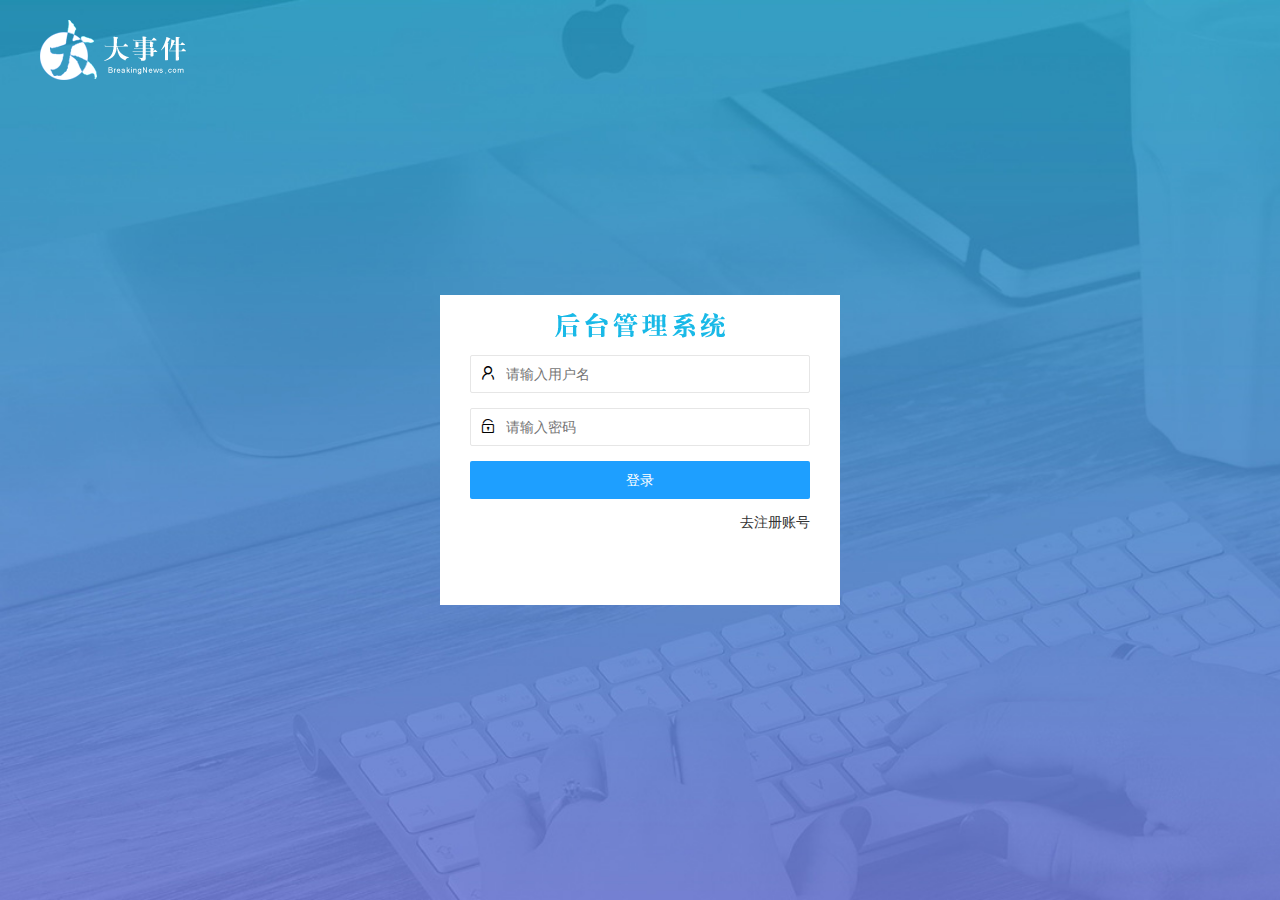
<file: index.html>
<script>
    // 判断本地存储的 token 是否存在，如果不存在则不会跳转页面
    if(localStorage.getItem('token') === null) {
        location.href = '/login.html';
    }
</script>

<!DOCTYPE html>
<html>

<head>
    <meta charset="utf-8">
    <meta name="viewport" content="width=device-width, initial-scale=1, maximum-scale=1">
    <title>大事件项目（后台首页）</title>
    <!-- 引入 layui 的css -->
    <link rel="stylesheet" href="/assets/lib/layui/css/layui.css">
    <!-- 引入自己css -->
    <link rel="stylesheet" href="/assets/css/index.css">
</head>

<body class="layui-layout-body">
    <div class="layui-layout layui-layout-admin">
        <div class="layui-header">
            <div class="layui-logo">
                <img src="/assets/images/logo.png" alt="">
            </div>
            <!-- 头部区域（可配合layui已有的水平导航） -->
            <ul class="layui-nav layui-layout-right">
                <li class="layui-nav-item">
                    <a href="javascript:;">
                        <span class="txt-avater">G</span>
                        <img src="http://t.cn/RCzsdCq" class="layui-nav-img">
                        个人中心
                    </a>
                    <dl class="layui-nav-child">
                        <dd><a href="/user/userinfo.html" target="sm">基本资料</a></dd>
                        <dd><a href="/user/repwd.html" target="sm">重置密码</a></dd>
                        <dd><a href="/user/avatar.html" target="sm">更换头像</a></dd>
                    </dl>
                </li>
                <li class="layui-nav-item">
                    <a href="javascript:;" id="logout">
                        <i class="layui-icon layui-icon-logout"></i>退出
                    </a>
                </li>
            </ul>
        </div>

        <div class="layui-side layui-bg-black">
            <div class="layui-side-scroll">
                <div id="user">
                    <span class="txt-avater">G</span>
                    <img src="http://t.cn/RCzsdCq" class="layui-nav-img">
                    欢迎你<span id="username"></span>
                </div>
                <!-- 左侧导航区域（可配合layui已有的垂直导航） -->
                <ul class="layui-nav layui-nav-tree" lay-filter="test" lay-shrink="all">
                    <li class="layui-nav-item layui-this"><a href=""><i class="layui-icon layui-icon-home"></i>首页</a></li>
                    <li class="layui-nav-item">
                        <a class="" href="javascript:;"><i class="layui-icon layui-icon-list"></i>文章管理</a>
                        <dl class="layui-nav-child">
                            <dd><a href="/article/category.html" target="sm"><i class="layui-icon layui-icon-app"></i>文章类别</a></dd>
                            <dd><a href="/article/article.html" target="sm"><i class="layui-icon layui-icon-app"></i>文章列表</a></dd>
                            <dd><a href="/article/publish.html" target="sm"><i class="layui-icon layui-icon-app"></i>发表文章</a></dd>
                        </dl>
                    </li>
                    <li class="layui-nav-item">
                        <a href="javascript:;"><i class="layui-icon layui-icon-username"></i>个人中心</a>
                        <dl class="layui-nav-child">
                            <dd><a href="/user/userinfo.html" target="sm"><i class="layui-icon layui-icon-app"></i>基本资料</a></dd>
                            <dd><a href="/user/avatar.html" target="sm"><i class="layui-icon layui-icon-app"></i>更换头像</a></dd>
                            <dd><a href="/user/repwd.html" target="sm"><i class="layui-icon layui-icon-app"></i>重置密码</a></dd>
                        </dl>
                    </li>
                </ul>
            </div>
        </div>

        <div class="layui-body">
            <!-- 内容主体区域 -->
            <!-- <div style="padding: 15px;">内容主体区域</div> -->
            <iframe src="/home/dashboard.html" frameborder="0" name="sm"></iframe>
        </div>

        <div class="layui-footer">
            <!-- 底部固定区域 -->
            © www.itheima.com - 黑马程序员
        </div>
    </div>
    <!-- 引入 layui 的js -->
    <script src="/assets/lib/layui/layui.all.js"></script>
    <script>
        //JavaScript代码区域
        layui.use('element', function () {
            var element = layui.element;

        });
    </script>
    <!-- 引入 jQuery 文件 -->
    <script src="/assets/lib/jquery.js"></script>
    <!-- 引入 js 的统一配置文件 -->
    <script src="/assets/js/common.js"></script>
    <!-- 引入自己的 js 文件 -->
    <script src="/assets/js/index.js"></script>
</body>

</html>
</file>
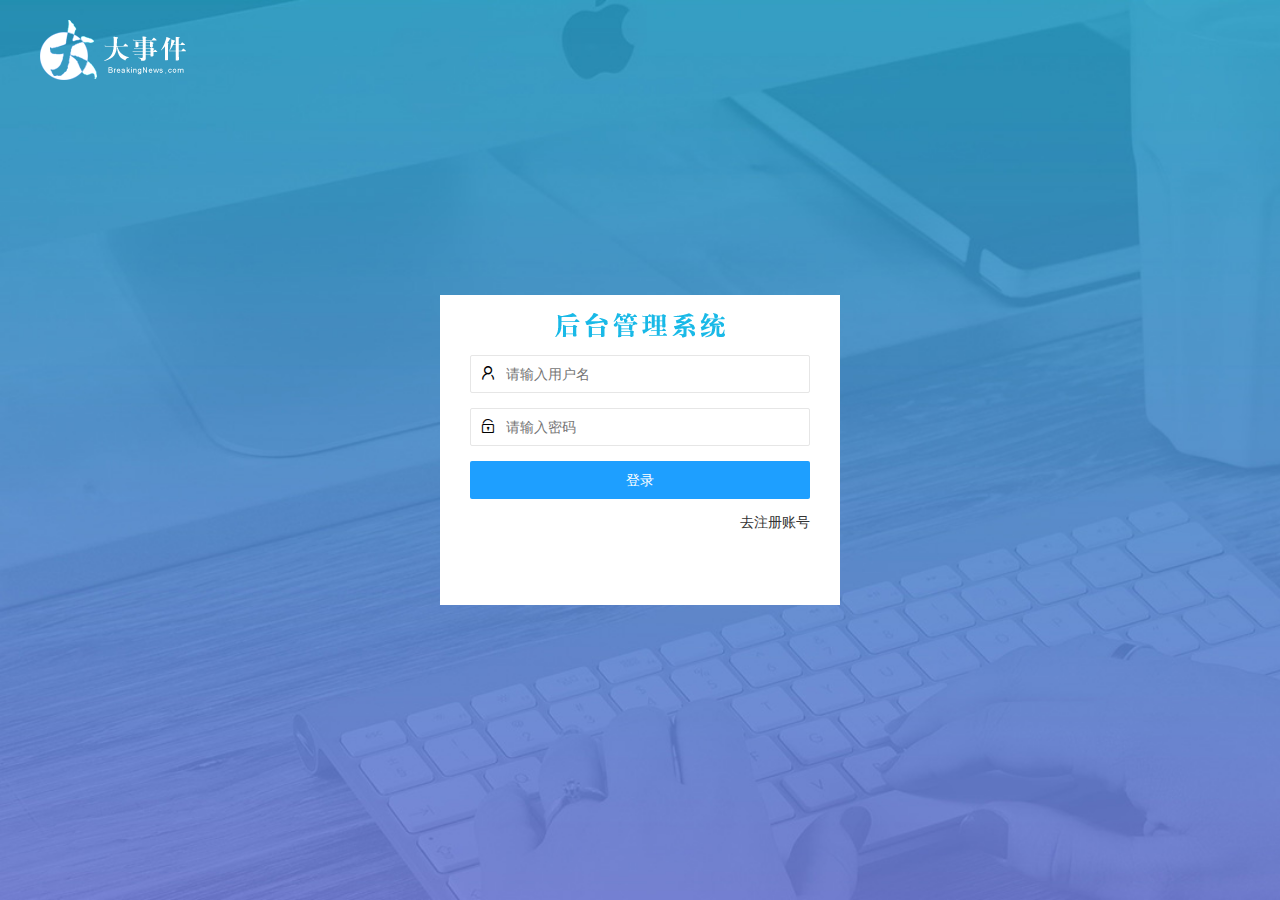
<file: login.html>
<!DOCTYPE html>
<html lang="en">

<head>
    <meta charset="UTF-8">
    <meta name="viewport" content="width=device-width, initial-scale=1.0">
    <title>大事件项目（登录注册页面）</title>
    <!-- 引入css文件 -->
    <link rel="stylesheet" href="/assets/lib/layui/css/layui.css">
    <!-- 引入自己的css -->
    <link rel="stylesheet" href="/assets/css/login.css">
</head>

<body>
    <!-- logo -->
    <div id="logo">
        <img src="/assets/images/logo.png" alt="">
    </div>


    <!-- 登录盒子  start-->
    <div id="login">
        <!-- 盒子标题 -->
        <div class="title"></div>
        <!-- 登录的表单 -->
        <form action="" class="layui-form login-form">
            <!-- 账号 -->
            <div class="layui-form-item">
                <i class="layui-icon layui-icon-username"></i>
                <input type="text" name="username" required lay-verify="required" placeholder="请输入用户名" autocomplete="off"
                    class="layui-input">
            </div>
            <!-- 密码 -->
            <div class="layui-form-item">
                <i class="layui-icon layui-icon-password"></i>
                <input type="password" name="password" required lay-verify="required|len" placeholder="请输入密码" autocomplete="off"
                    class="layui-input">
            </div>
            <!-- 登录 -->
            <div class="layui-form-item">
                <button class="layui-btn layui-btn-normal layui-btn-fluid" lay-submit lay-filter="formDemo">登录</button>
            </div>
            <!-- 注册账号 -->
            <div class="layui-form-item reglink" id="logins">
                <a href="javascript:;">去注册账号</a>
            </div>
        </form>
    </div>
    <!-- 登录的盒子 end -->


    <!-- 注册盒子  start-->
    <div id="register">
        <!-- 盒子标题 -->
        <div class="title"></div>
        <!-- 注册的表单 -->
        <form action="" class="layui-form register-form">
            <!-- 账号 -->
            <div class="layui-form-item">
                <i class="layui-icon layui-icon-username"></i>
                <input type="text" name="username" required lay-verify="required" placeholder="请输入用户名" autocomplete="off"
                    class="layui-input">
            </div>
            <!-- 密码 -->
            <div class="layui-form-item">
                <i class="layui-icon layui-icon-password"></i>
                <input type="password" name="password" required lay-verify="required|len" placeholder="请输入密码" autocomplete="off"
                    class="layui-input pwd">
            </div>
            <!-- 确认密码 -->
            <div class="layui-form-item">
                <i class="layui-icon layui-icon-password"></i>
                <input type="password"  required lay-verify="required|same" placeholder="再次确认密码" autocomplete="off"
                    class="layui-input">
            </div>
            <!-- 登录 -->
            <div class="layui-form-item">
                <button class="layui-btn layui-btn-normal layui-btn-fluid" lay-submit lay-filter="formDemo">注册</button>
            </div>
            <!-- 注册账号 -->
            <div class="layui-form-item reglink" id="registers">
                <a href="javascript:;">已有账号，去登录</a>
            </div>
        </form>
    </div>
    <!-- 注册的盒子 end -->



    
    <!-- 引入 jQery 文件 -->
    <script src="/assets/lib/jquery.js"></script>
    <!-- 引入 layui 的 js -->
    <script src="/assets/lib/layui/layui.all.js"></script>
    <!-- 引用公共的 js  -->
    <script src="./assets/js/common.js"></script>
    <!-- 引入自己的 js -->
    <script src="/assets/js/login.js"></script>
</body>

</html>
</file>
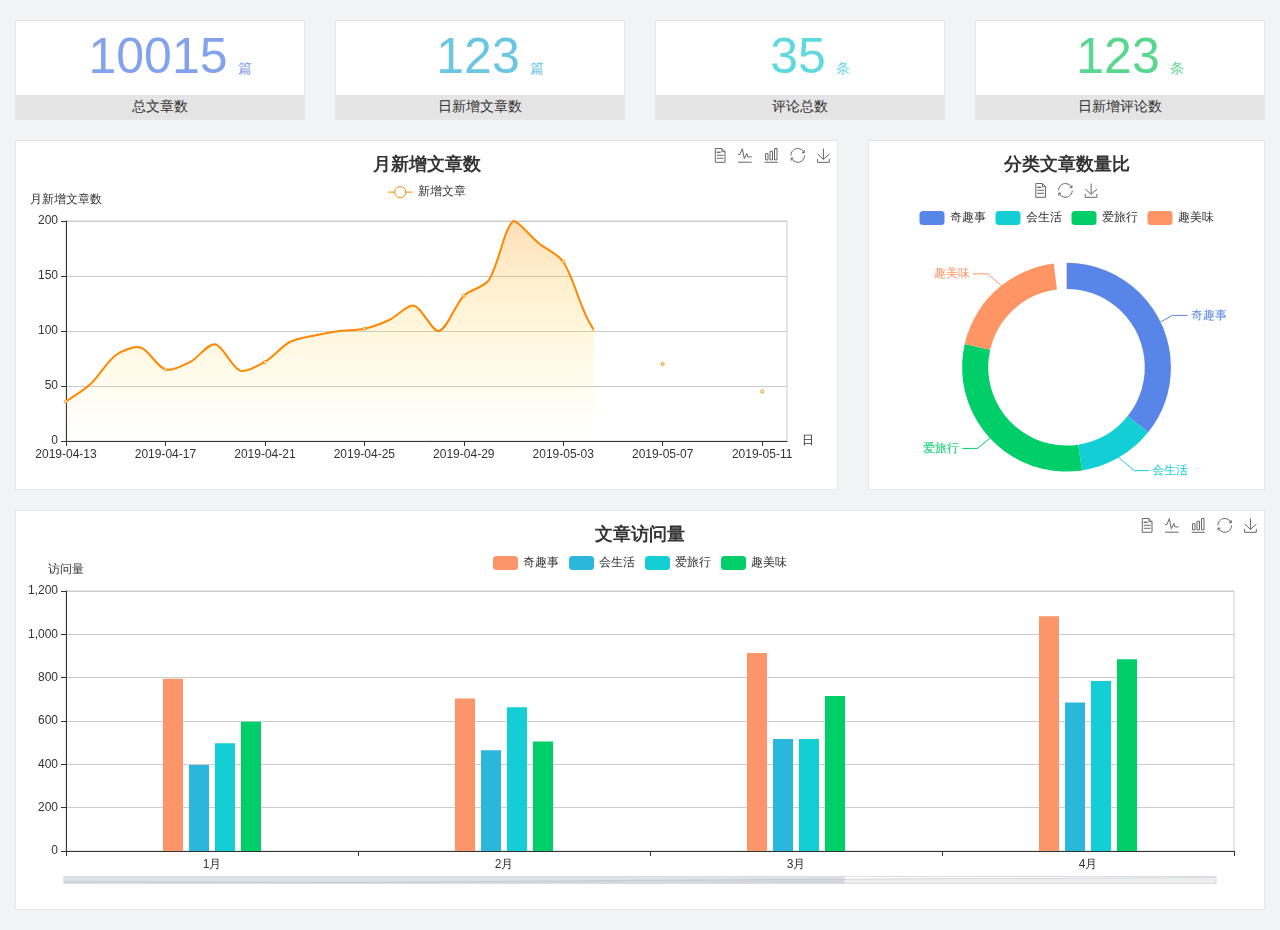
<file: home/dashboard.html>
<!DOCTYPE html>
<html lang="en">

<head>
  <meta charset="UTF-8">
  <meta name="viewport" content="width=device-width, initial-scale=1.0">
  <meta http-equiv="X-UA-Compatible" content="ie=edge">
  <title>图表统计</title>
  <link rel="stylesheet" href="../../assets/lib/bootstrap.css" />
  <link rel="stylesheet" href="../../assets/lib/main.css" />
  <script src="../../assets/lib/jquery.js"></script>
  <script type="text/javascript" src="../../assets/lib/echarts.min.js"></script>
</head>

<body>
  <div class="container-fluid">
    <div class="row spannel_list">
      <div class="col-sm-3 col-xs-6">
        <div class="spannel">
          <em>10015</em><span>篇</span>
          <b>总文章数</b>
        </div>
      </div>
      <div class="col-sm-3 col-xs-6">
        <div class="spannel scolor01">
          <em>123</em><span>篇</span>
          <b>日新增文章数</b>
        </div>
      </div>
      <div class="col-sm-3 col-xs-6">
        <div class="spannel scolor02">
          <em>35</em><span>条</span>
          <b>评论总数</b>
        </div>
      </div>
      <div class="col-sm-3 col-xs-6">
        <div class="spannel scolor03">
          <em>123</em><span>条</span>
          <b>日新增评论数</b>
        </div>
      </div>
    </div>
  </div>

  <div class="container-fluid">
    <div class="row curve-pie">
      <div class="col-lg-8 col-md-8">
        <div class="gragh_pannel" id="curve_show"></div>
      </div>
      <div class="col-lg-4 col-md-4">
        <div class="gragh_pannel" id="pie_show"></div>
      </div>
    </div>
  </div>

  <div class="container-fluid">
    <div class="column_pannel" id="column_show"></div>
  </div>

  <script>
    var oChart = echarts.init(document.getElementById('curve_show'));
    var aList_all = [
      { 'count': 36, 'date': '2019-04-13' },
      { 'count': 52, 'date': '2019-04-14' },
      { 'count': 78, 'date': '2019-04-15' },
      { 'count': 85, 'date': '2019-04-16' },
      { 'count': 65, 'date': '2019-04-17' },
      { 'count': 72, 'date': '2019-04-18' },
      { 'count': 88, 'date': '2019-04-19' },
      { 'count': 64, 'date': '2019-04-20' },
      { 'count': 72, 'date': '2019-04-21' },
      { 'count': 90, 'date': '2019-04-22' },
      { 'count': 96, 'date': '2019-04-23' },
      { 'count': 100, 'date': '2019-04-24' },
      { 'count': 102, 'date': '2019-04-25' },
      { 'count': 110, 'date': '2019-04-26' },
      { 'count': 123, 'date': '2019-04-27' },
      { 'count': 100, 'date': '2019-04-28' },
      { 'count': 132, 'date': '2019-04-29' },
      { 'count': 146, 'date': '2019-04-30' },
      { 'count': 200, 'date': '2019-05-01' },
      { 'count': 180, 'date': '2019-05-02' },
      { 'count': 163, 'date': '2019-05-03' },
      { 'count': 110, 'date': '2019-05-04' },
      { 'count': 80, 'date': '2019-05-05' },
      { 'count': 82, 'date': '2019-05-06' },
      { 'count': 70, 'date': '2019-05-07' },
      { 'count': 65, 'date': '2019-05-08' },
      { 'count': 54, 'date': '2019-05-09' },
      { 'count': 40, 'date': '2019-05-10' },
      { 'count': 45, 'date': '2019-05-11' },
      { 'count': 38, 'date': '2019-05-12' },
    ];

    let aCount = [];
    let aDate = [];

    for (var i = 0; i < aList_all.length; i++) {
      aCount.push(aList_all[i].count);
      aDate.push(aList_all[i].date);
    }

    var chartopt = {
      title: {
        text: '月新增文章数',
        left: 'center',
        top: '10'
      },
      tooltip: {
        trigger: 'axis'
      },
      legend: {
        data: ['新增文章'],
        top: '40'
      },
      toolbox: {
        show: true,
        feature: {
          mark: { show: true },
          dataView: { show: true, readOnly: false },
          magicType: { show: true, type: ['line', 'bar'] },
          restore: { show: true },
          saveAsImage: { show: true }
        }
      },
      calculable: true,
      xAxis: [
        {
          name: '日',
          type: 'category',
          boundaryGap: false,
          data: aDate
        }
      ],
      yAxis: [
        {
          name: '月新增文章数',
          type: 'value'
        }
      ],
      series: [
        {
          name: '新增文章',
          type: 'line',
          smooth: true,
          itemStyle: { normal: { areaStyle: { type: 'default' }, color: '#f80' }, lineStyle: { color: '#f80' } },
          data: aCount
        }],
      areaStyle: {
        normal: {
          color: new echarts.graphic.LinearGradient(0, 0, 0, 1, [{
            offset: 0,
            color: 'rgba(255,136,0,0.39)'
          }, {
            offset: .34,
            color: 'rgba(255,180,0,0.25)'
          }, {
            offset: 1,
            color: 'rgba(255,222,0,0.00)'
          }])

        }
      },
      grid: {
        show: true,
        x: 50,
        x2: 50,
        y: 80,
        height: 220
      }
    };

    oChart.setOption(chartopt);


    var oPie = echarts.init(document.getElementById('pie_show'));
    var oPieopt =
    {
      title: {
        top: 10,
        text: '分类文章数量比',
        x: 'center'
      },
      tooltip: {
        trigger: 'item',
        formatter: "{a} <br/>{b} : {c} ({d}%)"
      },
      color: ['#5885e8', '#13cfd5', '#00ce68', '#ff9565'],
      legend: {
        x: 'center',
        top: 65,
        data: ['奇趣事', '会生活', '爱旅行', '趣美味']
      },
      toolbox: {
        show: true,
        x: 'center',
        top: 35,
        feature: {
          mark: { show: true },
          dataView: { show: true, readOnly: false },
          magicType: {
            show: true,
            type: ['pie', 'funnel'],
            option: {
              funnel: {
                x: '25%',
                width: '50%',
                funnelAlign: 'left',
                max: 1548
              }
            }
          },
          restore: { show: true },
          saveAsImage: { show: true }
        }
      },
      calculable: true,
      series: [
        {
          name: '访问来源',
          type: 'pie',
          radius: ['45%', '60%'],
          center: ['50%', '65%'],
          data: [
            { value: 300, name: '奇趣事' },
            { value: 100, name: '会生活' },
            { value: 260, name: '爱旅行' },
            { value: 180, name: '趣美味' }
          ]
        }
      ]
    };
    oPie.setOption(oPieopt);



    var oColumn = this.echarts.init(document.getElementById('column_show'));
    var oColumnopt =
    {
      title: {
        text: '文章访问量',
        left: 'center',
        top: '10'
      },
      tooltip: {
        trigger: 'axis'
      },
      legend: {
        data: ['奇趣事', '会生活', '爱旅行', '趣美味'],
        top: '40'
      },
      toolbox: {
        show: true,
        feature: {
          mark: { show: true },
          dataView: { show: true, readOnly: false },
          magicType: { show: true, type: ['line', 'bar'] },
          restore: { show: true },
          saveAsImage: { show: true }
        }
      },
      calculable: true,
      xAxis: [
        {
          type: 'category',
          data: ['1月', '2月', '3月', '4月', '5月']
        }
      ],
      yAxis: [
        {
          name: '访问量',
          type: 'value'
        }
      ],
      series: [
        {
          name: '奇趣事',
          type: 'bar',
          barWidth: 20,
          itemStyle: {
            normal: { areaStyle: { type: 'default' }, color: '#fd956a' }
          },
          data: [800, 708, 920, 1090, 1200]
        },
        {
          name: '会生活',
          type: 'bar',
          barWidth: 20,
          itemStyle: {
            normal: { areaStyle: { type: 'default' }, color: '#2bb6db' }
          },
          data: [400, 468, 520, 690, 800]
        },
        {
          name: '爱旅行',
          type: 'bar',
          barWidth: 20,
          itemStyle: {
            normal: { areaStyle: { type: 'default' }, color: '#13cfd5' }
          },
          data: [500, 668, 520, 790, 900]
        },
        {
          name: '趣美味',
          type: 'bar',
          barWidth: 20,
          itemStyle: {
            normal: { areaStyle: { type: 'default' }, color: '#00ce68' }
          },
          data: [600, 508, 720, 890, 1000]
        }
      ],
      grid: {
        show: true,
        x: 50,
        x2: 30,
        y: 80,
        height: 260
      },
      dataZoom: [//给x轴设置滚动条
        {
          start: 0,//默认为0
          end: 100 - 1000 / 31,//默认为100
          type: 'slider',
          show: true,
          xAxisIndex: [0],
          handleSize: 0,//滑动条的 左右2个滑动条的大小
          height: 8,//组件高度
          left: 45, //左边的距离
          right: 50,//右边的距离
          bottom: 26,//右边的距离
          handleColor: '#ddd',//h滑动图标的颜色
          handleStyle: {
            borderColor: "#cacaca",
            borderWidth: "1",
            shadowBlur: 2,
            background: "#ddd",
            shadowColor: "#ddd",
          }
        }]
    };
    oColumn.setOption(oColumnopt);
  </script>
</body>

</html>
</file>
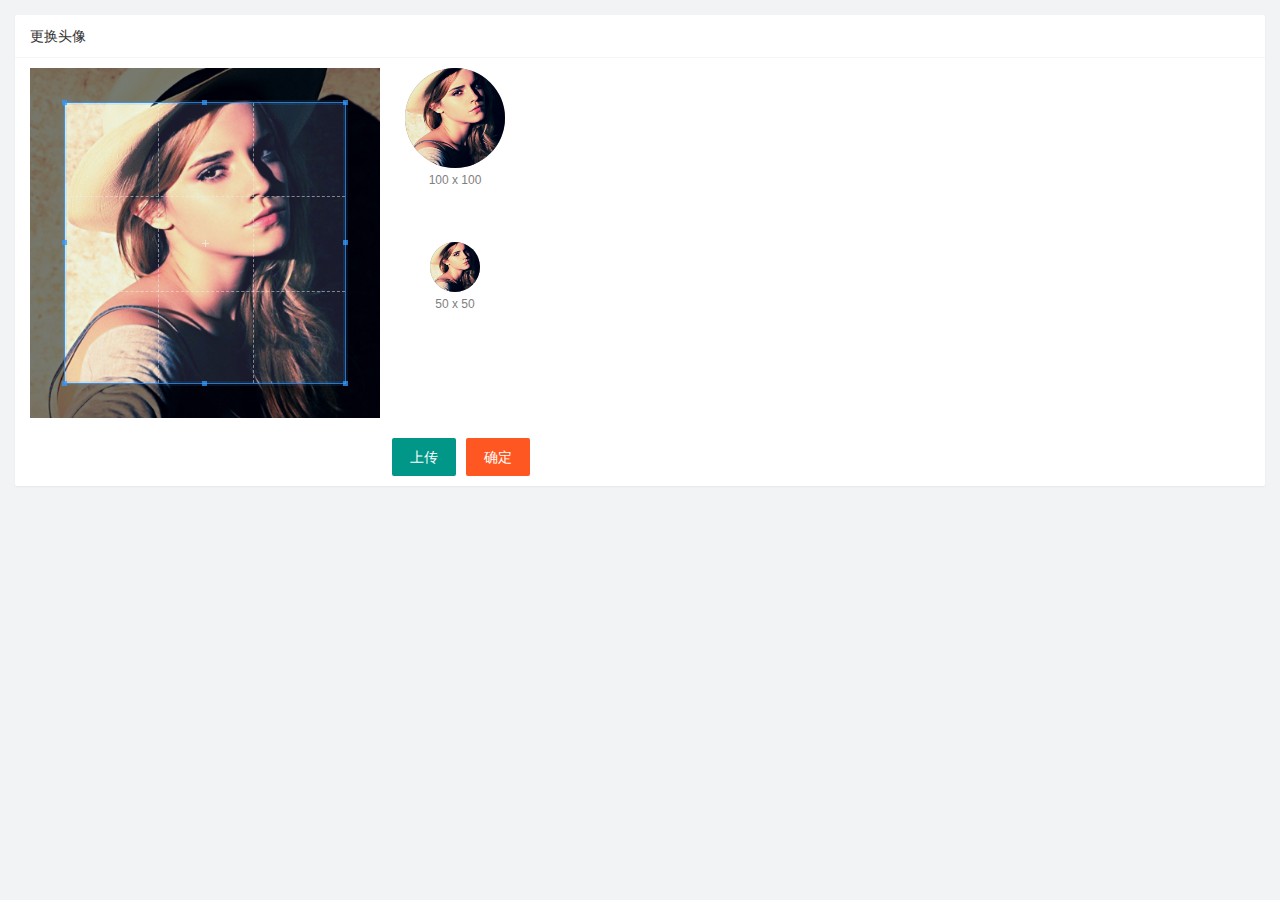
<file: user/avatar.html>
<!DOCTYPE html>
<html lang="en">

<head>
    <meta charset="UTF-8">
    <meta name="viewport" content="width=device-width, initial-scale=1.0">
    <title>大事件（更换头像）</title>
    <!-- 引入 layuicss -->
    <link rel="stylesheet" href="/assets/lib/layui/css/layui.css">
    <!-- 引入剪裁插件的css -->
    <link rel="stylesheet" href="/assets/lib/cropper/cropper.css">
    <!-- 引入自己的css -->
    <link rel="stylesheet" href="/assets/css/base.css">
    <link rel="stylesheet" href="/assets/css/user/avatar.css">
</head>

<body>
    <div class="layui-card">
        <div class="layui-card-header">更换头像</div>
        <div class="layui-card-body">
            <!-- 第一行的图片裁剪和预览区域 -->
            <div class="row1">
                <!-- 图片裁剪区域 -->
                <div class="cropper-box">
                    <!-- 这个 img 标签很重要，将来会把它初始化为裁剪区域 -->
                    <img id="image" src="/assets/images/sample.jpg" />
                </div>
                <!-- 图片的预览区域 -->
                <div class="preview-box">
                    <div>
                        <!-- 宽高为 100px 的预览区域 -->
                        <div class="img-preview w100"></div>
                        <p class="size">100 x 100</p>
                    </div>
                    <div>
                        <!-- 宽高为 50px 的预览区域 -->
                        <div class="img-preview w50"></div>
                        <p class="size">50 x 50</p>
                    </div>
                </div>
            </div>

            <!-- 第二行的按钮区域 -->
            <div class="row2">
                <input type="file" id="file" style="display: none;">
                <button type="button" class="layui-btn btn">上传</button>
                <button type="button" class="layui-btn layui-btn-danger btn1">确定</button>
            </div>
        </div>
    </div>
    <!-- 按顺序引入剪裁插件的文件   jQuery  Cropper.js  jquery-cropper.js  -->
    <!-- jQuery文件 -->
    <script src="/assets/lib/jquery.js"></script>
    <script src="/assets/lib/cropper/Cropper.js"></script>
    <script src="/assets/lib/cropper/jquery-cropper.js"></script>
    <!-- 引入 layui 的文件 -->
    <script src="/assets/lib/layui/layui.all.js"></script>
    <!-- 公共样式的 js -->
    <script src="/assets/js/common.js"></script>
    <!-- 自己的 js 文件 -->
    <script src="/assets/js/user/avatar.js"></script>
</body>

</html>
</file>
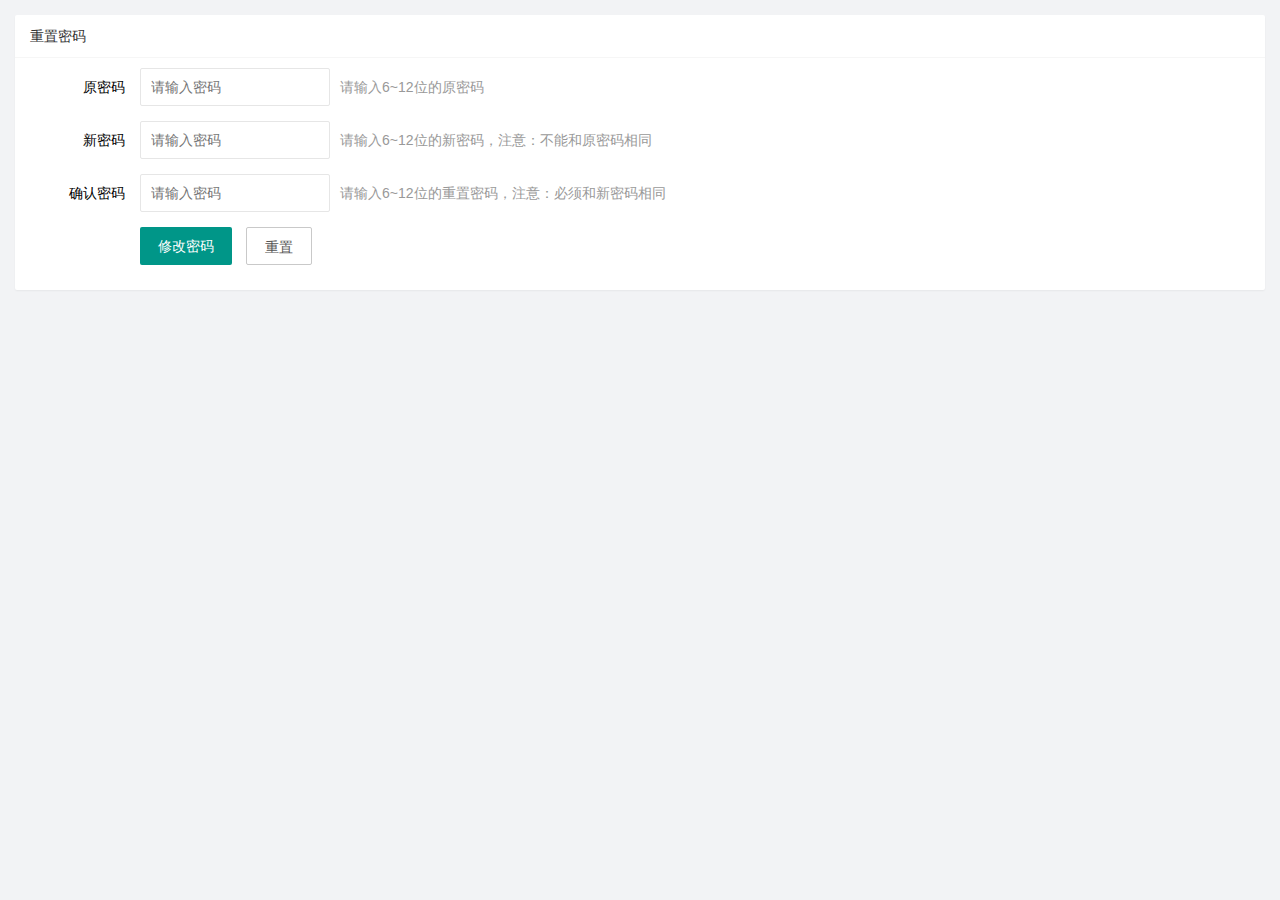
<file: user/repwd.html>
<!DOCTYPE html>
<html lang="en">

<head>
    <meta charset="UTF-8">
    <meta name="viewport" content="width=device-width, initial-scale=1.0">
    <title>大事件（修改密码）</title>
    <!-- layui 的css -->
    <link rel="stylesheet" href="/assets/lib/layui/css/layui.css">
    <!-- 共用的css -->
    <link rel="stylesheet" href="/assets/css/base.css">
</head>

<body>
    <div class="layui-card">
        <div class="layui-card-header">重置密码</div>
        <div class="layui-card-body">
            <!-- 内容区 -->
            <form action="" class="layui-form">
                <!-- 原密码 -->
                <div class="layui-form-item">
                    <label class="layui-form-label">原密码</label>
                    <div class="layui-input-inline">
                        <input type="password" name="oldPwd" required lay-verify="required|len" placeholder="请输入密码"
                            autocomplete="off" class="layui-input oldPwd">
                    </div>
                    <div class="layui-form-mid layui-word-aux">请输入6~12位的原密码</div>
                </div>
                <!-- 新密码 -->
                <div class="layui-form-item">
                    <label class="layui-form-label">新密码</label>
                    <div class="layui-input-inline">
                        <input type="password" name="newPwd" required lay-verify="required|len|diff" placeholder="请输入密码"
                            autocomplete="off" class="layui-input newPwd">
                    </div>
                    <div class="layui-form-mid layui-word-aux">请输入6~12位的新密码，注意：不能和原密码相同</div>
                </div>
                <!-- 确认新密码 -->
                <div class="layui-form-item">
                    <label class="layui-form-label">确认密码</label>
                    <div class="layui-input-inline">
                        <input type="password" required lay-verify="required|len|same" placeholder="请输入密码"
                            autocomplete="off" class="layui-input">
                    </div>
                    <div class="layui-form-mid layui-word-aux">请输入6~12位的重置密码，注意：必须和新密码相同</div>
                </div>
                <!-- 按钮 -->
                <div class="layui-form-item">
                    <div class="layui-input-block">
                      <button class="layui-btn" lay-submit lay-filter="formDemo">修改密码</button>
                      <button type="reset" class="layui-btn layui-btn-primary">重置</button>
                    </div>
                  </div>
            </form>
        </div>
    </div>




    <script src="/assets/lib/jquery.js"></script>
    <script src="/assets/lib/layui/layui.all.js"></script>
    <script src="/assets/js/common.js"></script>
    <script src="/assets/js/user/repwd.js"></script>
</body>

</html>
</file>
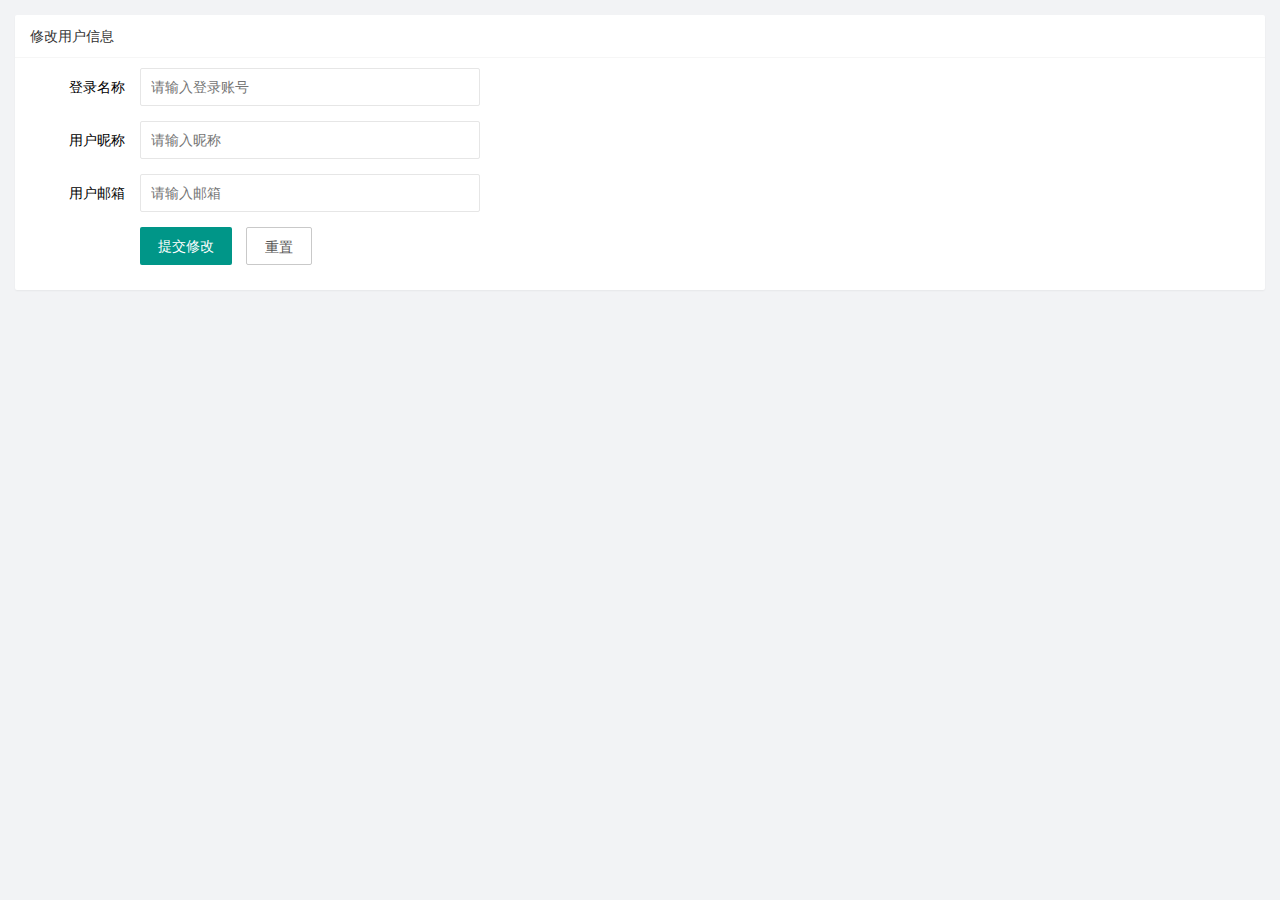
<file: user/userinfo.html>
<!DOCTYPE html>
<html lang="en">

<head>
    <meta charset="UTF-8">
    <meta name="viewport" content="width=device-width, initial-scale=1.0">
    <title>大事件（个人资料）</title>
    <!-- layui 的css -->
    <link rel="stylesheet" href="/assets/lib/layui/css/layui.css">
    <!-- 共用的css -->
    <link rel="stylesheet" href="/assets/css/base.css">
</head>

<body>
    <div class="layui-card">
        <div class="layui-card-header">修改用户信息</div>
        <div class="layui-card-body">
            <!-- 内容区 -->
            <form action="" class="layui-form" style="width: 450px;" lay-filter="user">
                <!-- 登录名称 -->
                <div class="layui-form-item">
                    <label class="layui-form-label">登录名称</label>
                    <div class="layui-input-block">
                        <input type="text" name="username" required lay-verify="required" placeholder="请输入登录账号"
                            autocomplete="off" class="layui-input" disabled>
                    </div>
                </div>
                <!-- 用户昵称 -->
                <div class="layui-form-item">
                    <label class="layui-form-label">用户昵称</label>
                    <div class="layui-input-block">
                        <input type="text" name="nickname" required lay-verify="required" placeholder="请输入昵称"
                            autocomplete="off" class="layui-input">
                    </div>
                </div>
                <!-- 用户邮箱 -->
                <div class="layui-form-item">
                    <label class="layui-form-label">用户邮箱</label>
                    <div class="layui-input-block">
                        <input type="text" name="email" required lay-verify="required|email" placeholder="请输入邮箱"
                            autocomplete="off" class="layui-input">
                    </div>
                </div>
                <!-- 按钮 -->
                <div class="layui-form-item">
                    <div class="layui-input-block">
                        <input type="hidden" name="id">
                        <button class="layui-btn" lay-submit lay-filter="formDemo">提交修改</button>
                        <button type="reset" class="layui-btn layui-btn-primary" id="btn">重置</button>
                    </div>
                </div>
            </form>
        </div>
    </div>
    <!-- 引入 jQery 文件 -->
    <script src="/assets/lib/jquery.js"></script>
    <!-- 引入 layui 文件 -->
    <script src="/assets/lib/layui/layui.all.js"></script>
    <!-- 引入公共样式的 js 文件 -->
    <script src="/assets/js/common.js"></script>
    <!-- 引入自己的 js 代码 -->
    <script src="/assets/js/user/userinfo.js"></script>
</body>
</file>
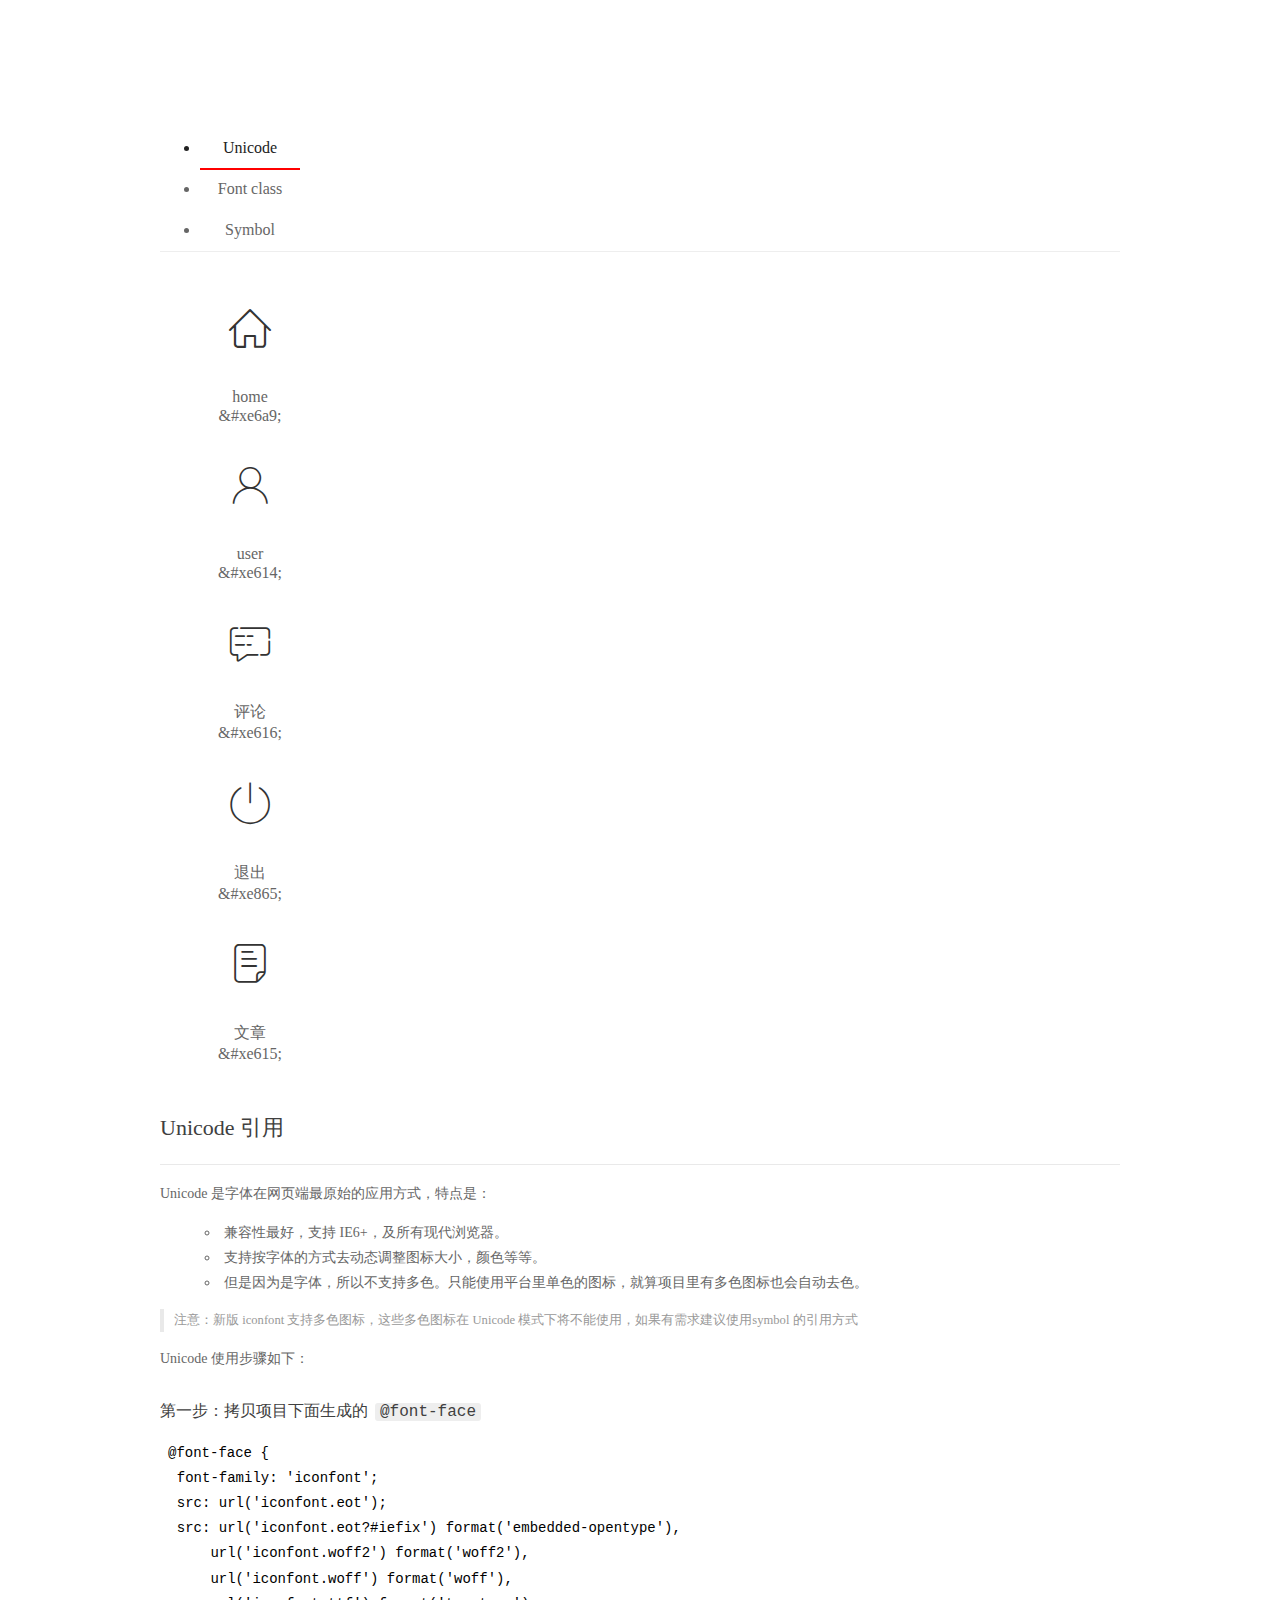
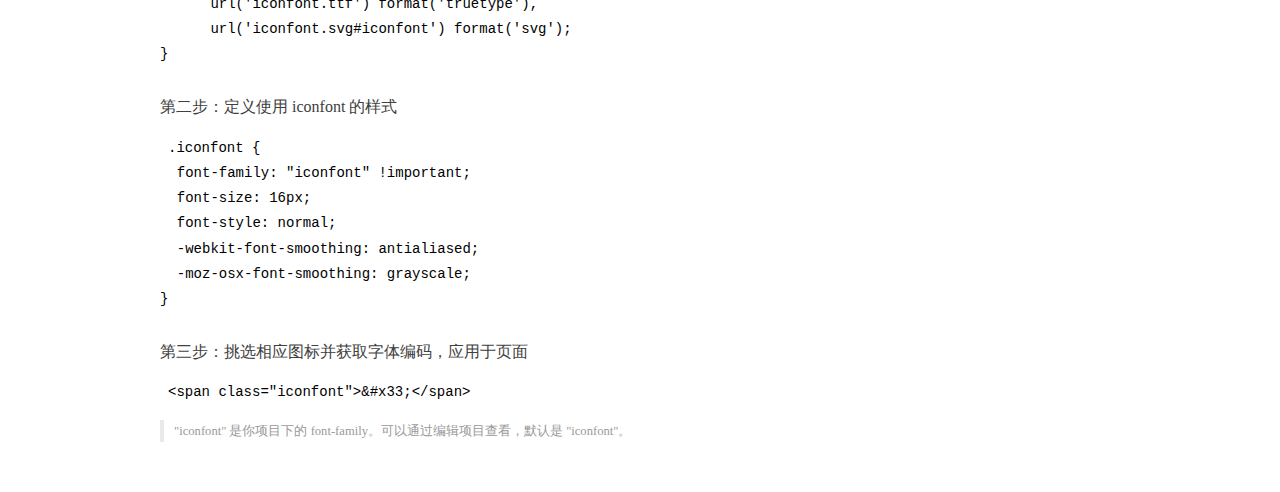
<file: assets/fonts/demo_index.html>
<!DOCTYPE html>
<html>
<head>
  <meta charset="utf-8"/>
  <title>IconFont Demo</title>
  <link rel="shortcut icon" href="https://gtms04.alicdn.com/tps/i4/TB1_oz6GVXXXXaFXpXXJDFnIXXX-64-64.ico" type="image/x-icon"/>
  <link rel="stylesheet" href="https://g.alicdn.com/thx/cube/1.3.2/cube.min.css">
  <link rel="stylesheet" href="demo.css">
  <link rel="stylesheet" href="iconfont.css">
  <script src="iconfont.js"></script>
  <!-- jQuery -->
  <script src="https://a1.alicdn.com/oss/uploads/2018/12/26/7bfddb60-08e8-11e9-9b04-53e73bb6408b.js"></script>
  <!-- 代码高亮 -->
  <script src="https://a1.alicdn.com/oss/uploads/2018/12/26/a3f714d0-08e6-11e9-8a15-ebf944d7534c.js"></script>
</head>
<body>
  <div class="main">
    <h1 class="logo"><a href="https://www.iconfont.cn/" title="iconfont 首页" target="_blank">&#xe86b;</a></h1>
    <div class="nav-tabs">
      <ul id="tabs" class="dib-box">
        <li class="dib active"><span>Unicode</span></li>
        <li class="dib"><span>Font class</span></li>
        <li class="dib"><span>Symbol</span></li>
      </ul>
      
    </div>
    <div class="tab-container">
      <div class="content unicode" style="display: block;">
          <ul class="icon_lists dib-box">
          
            <li class="dib">
              <span class="icon iconfont">&#xe6a9;</span>
                <div class="name">home</div>
                <div class="code-name">&amp;#xe6a9;</div>
              </li>
          
            <li class="dib">
              <span class="icon iconfont">&#xe614;</span>
                <div class="name">user</div>
                <div class="code-name">&amp;#xe614;</div>
              </li>
          
            <li class="dib">
              <span class="icon iconfont">&#xe616;</span>
                <div class="name">评论</div>
                <div class="code-name">&amp;#xe616;</div>
              </li>
          
            <li class="dib">
              <span class="icon iconfont">&#xe865;</span>
                <div class="name">退出</div>
                <div class="code-name">&amp;#xe865;</div>
              </li>
          
            <li class="dib">
              <span class="icon iconfont">&#xe615;</span>
                <div class="name">文章</div>
                <div class="code-name">&amp;#xe615;</div>
              </li>
          
          </ul>
          <div class="article markdown">
          <h2 id="unicode-">Unicode 引用</h2>
          <hr>

          <p>Unicode 是字体在网页端最原始的应用方式，特点是：</p>
          <ul>
            <li>兼容性最好，支持 IE6+，及所有现代浏览器。</li>
            <li>支持按字体的方式去动态调整图标大小，颜色等等。</li>
            <li>但是因为是字体，所以不支持多色。只能使用平台里单色的图标，就算项目里有多色图标也会自动去色。</li>
          </ul>
          <blockquote>
            <p>注意：新版 iconfont 支持多色图标，这些多色图标在 Unicode 模式下将不能使用，如果有需求建议使用symbol 的引用方式</p>
          </blockquote>
          <p>Unicode 使用步骤如下：</p>
          <h3 id="-font-face">第一步：拷贝项目下面生成的 <code>@font-face</code></h3>
<pre><code class="language-css"
>@font-face {
  font-family: 'iconfont';
  src: url('iconfont.eot');
  src: url('iconfont.eot?#iefix') format('embedded-opentype'),
      url('iconfont.woff2') format('woff2'),
      url('iconfont.woff') format('woff'),
      url('iconfont.ttf') format('truetype'),
      url('iconfont.svg#iconfont') format('svg');
}
</code></pre>
          <h3 id="-iconfont-">第二步：定义使用 iconfont 的样式</h3>
<pre><code class="language-css"
>.iconfont {
  font-family: "iconfont" !important;
  font-size: 16px;
  font-style: normal;
  -webkit-font-smoothing: antialiased;
  -moz-osx-font-smoothing: grayscale;
}
</code></pre>
          <h3 id="-">第三步：挑选相应图标并获取字体编码，应用于页面</h3>
<pre>
<code class="language-html"
>&lt;span class="iconfont"&gt;&amp;#x33;&lt;/span&gt;
</code></pre>
          <blockquote>
            <p>"iconfont" 是你项目下的 font-family。可以通过编辑项目查看，默认是 "iconfont"。</p>
          </blockquote>
          </div>
      </div>
      <div class="content font-class">
        <ul class="icon_lists dib-box">
          
          <li class="dib">
            <span class="icon iconfont icon-home"></span>
            <div class="name">
              home
            </div>
            <div class="code-name">.icon-home
            </div>
          </li>
          
          <li class="dib">
            <span class="icon iconfont icon-user"></span>
            <div class="name">
              user
            </div>
            <div class="code-name">.icon-user
            </div>
          </li>
          
          <li class="dib">
            <span class="icon iconfont icon-pinglun"></span>
            <div class="name">
              评论
            </div>
            <div class="code-name">.icon-pinglun
            </div>
          </li>
          
          <li class="dib">
            <span class="icon iconfont icon-tuichu"></span>
            <div class="name">
              退出
            </div>
            <div class="code-name">.icon-tuichu
            </div>
          </li>
          
          <li class="dib">
            <span class="icon iconfont icon-16"></span>
            <div class="name">
              文章
            </div>
            <div class="code-name">.icon-16
            </div>
          </li>
          
        </ul>
        <div class="article markdown">
        <h2 id="font-class-">font-class 引用</h2>
        <hr>

        <p>font-class 是 Unicode 使用方式的一种变种，主要是解决 Unicode 书写不直观，语意不明确的问题。</p>
        <p>与 Unicode 使用方式相比，具有如下特点：</p>
        <ul>
          <li>兼容性良好，支持 IE8+，及所有现代浏览器。</li>
          <li>相比于 Unicode 语意明确，书写更直观。可以很容易分辨这个 icon 是什么。</li>
          <li>因为使用 class 来定义图标，所以当要替换图标时，只需要修改 class 里面的 Unicode 引用。</li>
          <li>不过因为本质上还是使用的字体，所以多色图标还是不支持的。</li>
        </ul>
        <p>使用步骤如下：</p>
        <h3 id="-fontclass-">第一步：引入项目下面生成的 fontclass 代码：</h3>
<pre><code class="language-html">&lt;link rel="stylesheet" href="./iconfont.css"&gt;
</code></pre>
        <h3 id="-">第二步：挑选相应图标并获取类名，应用于页面：</h3>
<pre><code class="language-html">&lt;span class="iconfont icon-xxx"&gt;&lt;/span&gt;
</code></pre>
        <blockquote>
          <p>"
            iconfont" 是你项目下的 font-family。可以通过编辑项目查看，默认是 "iconfont"。</p>
        </blockquote>
      </div>
      </div>
      <div class="content symbol">
          <ul class="icon_lists dib-box">
          
            <li class="dib">
                <svg class="icon svg-icon" aria-hidden="true">
                  <use xlink:href="#icon-home"></use>
                </svg>
                <div class="name">home</div>
                <div class="code-name">#icon-home</div>
            </li>
          
            <li class="dib">
                <svg class="icon svg-icon" aria-hidden="true">
                  <use xlink:href="#icon-user"></use>
                </svg>
                <div class="name">user</div>
                <div class="code-name">#icon-user</div>
            </li>
          
            <li class="dib">
                <svg class="icon svg-icon" aria-hidden="true">
                  <use xlink:href="#icon-pinglun"></use>
                </svg>
                <div class="name">评论</div>
                <div class="code-name">#icon-pinglun</div>
            </li>
          
            <li class="dib">
                <svg class="icon svg-icon" aria-hidden="true">
                  <use xlink:href="#icon-tuichu"></use>
                </svg>
                <div class="name">退出</div>
                <div class="code-name">#icon-tuichu</div>
            </li>
          
            <li class="dib">
                <svg class="icon svg-icon" aria-hidden="true">
                  <use xlink:href="#icon-16"></use>
                </svg>
                <div class="name">文章</div>
                <div class="code-name">#icon-16</div>
            </li>
          
          </ul>
          <div class="article markdown">
          <h2 id="symbol-">Symbol 引用</h2>
          <hr>

          <p>这是一种全新的使用方式，应该说这才是未来的主流，也是平台目前推荐的用法。相关介绍可以参考这篇<a href="">文章</a>
            这种用法其实是做了一个 SVG 的集合，与另外两种相比具有如下特点：</p>
          <ul>
            <li>支持多色图标了，不再受单色限制。</li>
            <li>通过一些技巧，支持像字体那样，通过 <code>font-size</code>, <code>color</code> 来调整样式。</li>
            <li>兼容性较差，支持 IE9+，及现代浏览器。</li>
            <li>浏览器渲染 SVG 的性能一般，还不如 png。</li>
          </ul>
          <p>使用步骤如下：</p>
          <h3 id="-symbol-">第一步：引入项目下面生成的 symbol 代码：</h3>
<pre><code class="language-html">&lt;script src="./iconfont.js"&gt;&lt;/script&gt;
</code></pre>
          <h3 id="-css-">第二步：加入通用 CSS 代码（引入一次就行）：</h3>
<pre><code class="language-html">&lt;style&gt;
.icon {
  width: 1em;
  height: 1em;
  vertical-align: -0.15em;
  fill: currentColor;
  overflow: hidden;
}
&lt;/style&gt;
</code></pre>
          <h3 id="-">第三步：挑选相应图标并获取类名，应用于页面：</h3>
<pre><code class="language-html">&lt;svg class="icon" aria-hidden="true"&gt;
  &lt;use xlink:href="#icon-xxx"&gt;&lt;/use&gt;
&lt;/svg&gt;
</code></pre>
          </div>
      </div>

    </div>
  </div>
  <script>
  $(document).ready(function () {
      $('.tab-container .content:first').show()

      $('#tabs li').click(function (e) {
        var tabContent = $('.tab-container .content')
        var index = $(this).index()

        if ($(this).hasClass('active')) {
          return
        } else {
          $('#tabs li').removeClass('active')
          $(this).addClass('active')

          tabContent.hide().eq(index).fadeIn()
        }
      })
    })
  </script>
</body>
</html>
</file>
<file: assets/lib/layui/css/layui.css>
/** layui-v2.5.6 MIT License By https://www.layui.com */
 .layui-inline,img{display:inline-block;vertical-align:middle}h1,h2,h3,h4,h5,h6{font-weight:400}.layui-edge,.layui-header,.layui-inline,.layui-main{position:relative}.layui-body,.layui-edge,.layui-elip{overflow:hidden}.layui-btn,.layui-edge,.layui-inline,img{vertical-align:middle}.layui-btn,.layui-disabled,.layui-icon,.layui-unselect{-moz-user-select:none;-webkit-user-select:none;-ms-user-select:none}.layui-elip,.layui-form-checkbox span,.layui-form-pane .layui-form-label{text-overflow:ellipsis;white-space:nowrap}.layui-breadcrumb,.layui-tree-btnGroup{visibility:hidden}blockquote,body,button,dd,div,dl,dt,form,h1,h2,h3,h4,h5,h6,input,li,ol,p,pre,td,textarea,th,ul{margin:0;padding:0;-webkit-tap-highlight-color:rgba(0,0,0,0)}a:active,a:hover{outline:0}img{border:none}li{list-style:none}table{border-collapse:collapse;border-spacing:0}h4,h5,h6{font-size:100%}button,input,optgroup,option,select,textarea{font-family:inherit;font-size:inherit;font-style:inherit;font-weight:inherit;outline:0}pre{white-space:pre-wrap;white-space:-moz-pre-wrap;white-space:-pre-wrap;white-space:-o-pre-wrap;word-wrap:break-word}body{line-height:24px;font:14px Helvetica Neue,Helvetica,PingFang SC,Tahoma,Arial,sans-serif}hr{height:1px;margin:10px 0;border:0;clear:both}a{color:#333;text-decoration:none}a:hover{color:#777}a cite{font-style:normal;*cursor:pointer}.layui-border-box,.layui-border-box *{box-sizing:border-box}.layui-box,.layui-box *{box-sizing:content-box}.layui-clear{clear:both;*zoom:1}.layui-clear:after{content:'\20';clear:both;*zoom:1;display:block;height:0}.layui-inline{*display:inline;*zoom:1}.layui-edge{display:inline-block;width:0;height:0;border-width:6px;border-style:dashed;border-color:transparent}.layui-edge-top{top:-4px;border-bottom-color:#999;border-bottom-style:solid}.layui-edge-right{border-left-color:#999;border-left-style:solid}.layui-edge-bottom{top:2px;border-top-color:#999;border-top-style:solid}.layui-edge-left{border-right-color:#999;border-right-style:solid}.layui-disabled,.layui-disabled:hover{color:#d2d2d2!important;cursor:not-allowed!important}.layui-circle{border-radius:100%}.layui-show{display:block!important}.layui-hide{display:none!important}@font-face{font-family:layui-icon;src:url(../font/iconfont.eot?v=256);src:url(../font/iconfont.eot?v=256#iefix) format('embedded-opentype'),url(../font/iconfont.woff2?v=256) format('woff2'),url(../font/iconfont.woff?v=256) format('woff'),url(../font/iconfont.ttf?v=256) format('truetype'),url(../font/iconfont.svg?v=256#layui-icon) format('svg')}.layui-icon{font-family:layui-icon!important;font-size:16px;font-style:normal;-webkit-font-smoothing:antialiased;-moz-osx-font-smoothing:grayscale}.layui-icon-reply-fill:before{content:"\e611"}.layui-icon-set-fill:before{content:"\e614"}.layui-icon-menu-fill:before{content:"\e60f"}.layui-icon-search:before{content:"\e615"}.layui-icon-share:before{content:"\e641"}.layui-icon-set-sm:before{content:"\e620"}.layui-icon-engine:before{content:"\e628"}.layui-icon-close:before{content:"\1006"}.layui-icon-close-fill:before{content:"\1007"}.layui-icon-chart-screen:before{content:"\e629"}.layui-icon-star:before{content:"\e600"}.layui-icon-circle-dot:before{content:"\e617"}.layui-icon-chat:before{content:"\e606"}.layui-icon-release:before{content:"\e609"}.layui-icon-list:before{content:"\e60a"}.layui-icon-chart:before{content:"\e62c"}.layui-icon-ok-circle:before{content:"\1005"}.layui-icon-layim-theme:before{content:"\e61b"}.layui-icon-table:before{content:"\e62d"}.layui-icon-right:before{content:"\e602"}.layui-icon-left:before{content:"\e603"}.layui-icon-cart-simple:before{content:"\e698"}.layui-icon-face-cry:before{content:"\e69c"}.layui-icon-face-smile:before{content:"\e6af"}.layui-icon-survey:before{content:"\e6b2"}.layui-icon-tree:before{content:"\e62e"}.layui-icon-ie:before{content:"\e7bb"}.layui-icon-upload-circle:before{content:"\e62f"}.layui-icon-add-circle:before{content:"\e61f"}.layui-icon-download-circle:before{content:"\e601"}.layui-icon-templeate-1:before{content:"\e630"}.layui-icon-util:before{content:"\e631"}.layui-icon-face-surprised:before{content:"\e664"}.layui-icon-edit:before{content:"\e642"}.layui-icon-speaker:before{content:"\e645"}.layui-icon-down:before{content:"\e61a"}.layui-icon-file:before{content:"\e621"}.layui-icon-layouts:before{content:"\e632"}.layui-icon-rate-half:before{content:"\e6c9"}.layui-icon-add-circle-fine:before{content:"\e608"}.layui-icon-prev-circle:before{content:"\e633"}.layui-icon-read:before{content:"\e705"}.layui-icon-404:before{content:"\e61c"}.layui-icon-carousel:before{content:"\e634"}.layui-icon-help:before{content:"\e607"}.layui-icon-code-circle:before{content:"\e635"}.layui-icon-windows:before{content:"\e67f"}.layui-icon-water:before{content:"\e636"}.layui-icon-username:before{content:"\e66f"}.layui-icon-find-fill:before{content:"\e670"}.layui-icon-about:before{content:"\e60b"}.layui-icon-location:before{content:"\e715"}.layui-icon-up:before{content:"\e619"}.layui-icon-pause:before{content:"\e651"}.layui-icon-date:before{content:"\e637"}.layui-icon-layim-uploadfile:before{content:"\e61d"}.layui-icon-delete:before{content:"\e640"}.layui-icon-play:before{content:"\e652"}.layui-icon-top:before{content:"\e604"}.layui-icon-firefox:before{content:"\e686"}.layui-icon-friends:before{content:"\e612"}.layui-icon-refresh-3:before{content:"\e9aa"}.layui-icon-ok:before{content:"\e605"}.layui-icon-layer:before{content:"\e638"}.layui-icon-face-smile-fine:before{content:"\e60c"}.layui-icon-dollar:before{content:"\e659"}.layui-icon-group:before{content:"\e613"}.layui-icon-layim-download:before{content:"\e61e"}.layui-icon-picture-fine:before{content:"\e60d"}.layui-icon-link:before{content:"\e64c"}.layui-icon-diamond:before{content:"\e735"}.layui-icon-log:before{content:"\e60e"}.layui-icon-key:before{content:"\e683"}.layui-icon-rate-solid:before{content:"\e67a"}.layui-icon-fonts-del:before{content:"\e64f"}.layui-icon-unlink:before{content:"\e64d"}.layui-icon-fonts-clear:before{content:"\e639"}.layui-icon-triangle-r:before{content:"\e623"}.layui-icon-circle:before{content:"\e63f"}.layui-icon-radio:before{content:"\e643"}.layui-icon-align-center:before{content:"\e647"}.layui-icon-align-right:before{content:"\e648"}.layui-icon-align-left:before{content:"\e649"}.layui-icon-loading-1:before{content:"\e63e"}.layui-icon-return:before{content:"\e65c"}.layui-icon-fonts-strong:before{content:"\e62b"}.layui-icon-upload:before{content:"\e67c"}.layui-icon-dialogue:before{content:"\e63a"}.layui-icon-video:before{content:"\e6ed"}.layui-icon-headset:before{content:"\e6fc"}.layui-icon-cellphone-fine:before{content:"\e63b"}.layui-icon-add-1:before{content:"\e654"}.layui-icon-face-smile-b:before{content:"\e650"}.layui-icon-fonts-html:before{content:"\e64b"}.layui-icon-screen-full:before{content:"\e622"}.layui-icon-form:before{content:"\e63c"}.layui-icon-cart:before{content:"\e657"}.layui-icon-camera-fill:before{content:"\e65d"}.layui-icon-tabs:before{content:"\e62a"}.layui-icon-heart-fill:before{content:"\e68f"}.layui-icon-fonts-code:before{content:"\e64e"}.layui-icon-ios:before{content:"\e680"}.layui-icon-at:before{content:"\e687"}.layui-icon-fire:before{content:"\e756"}.layui-icon-set:before{content:"\e716"}.layui-icon-fonts-u:before{content:"\e646"}.layui-icon-triangle-d:before{content:"\e625"}.layui-icon-tips:before{content:"\e702"}.layui-icon-picture:before{content:"\e64a"}.layui-icon-more-vertical:before{content:"\e671"}.layui-icon-bluetooth:before{content:"\e689"}.layui-icon-flag:before{content:"\e66c"}.layui-icon-loading:before{content:"\e63d"}.layui-icon-fonts-i:before{content:"\e644"}.layui-icon-refresh-1:before{content:"\e666"}.layui-icon-rmb:before{content:"\e65e"}.layui-icon-addition:before{content:"\e624"}.layui-icon-home:before{content:"\e68e"}.layui-icon-time:before{content:"\e68d"}.layui-icon-user:before{content:"\e770"}.layui-icon-notice:before{content:"\e667"}.layui-icon-chrome:before{content:"\e68a"}.layui-icon-edge:before{content:"\e68b"}.layui-icon-login-weibo:before{content:"\e675"}.layui-icon-voice:before{content:"\e688"}.layui-icon-upload-drag:before{content:"\e681"}.layui-icon-login-qq:before{content:"\e676"}.layui-icon-snowflake:before{content:"\e6b1"}.layui-icon-heart:before{content:"\e68c"}.layui-icon-logout:before{content:"\e682"}.layui-icon-file-b:before{content:"\e655"}.layui-icon-template:before{content:"\e663"}.layui-icon-transfer:before{content:"\e691"}.layui-icon-auz:before{content:"\e672"}.layui-icon-console:before{content:"\e665"}.layui-icon-app:before{content:"\e653"}.layui-icon-prev:before{content:"\e65a"}.layui-icon-website:before{content:"\e7ae"}.layui-icon-next:before{content:"\e65b"}.layui-icon-component:before{content:"\e857"}.layui-icon-android:before{content:"\e684"}.layui-icon-more:before{content:"\e65f"}.layui-icon-login-wechat:before{content:"\e677"}.layui-icon-shrink-right:before{content:"\e668"}.layui-icon-spread-left:before{content:"\e66b"}.layui-icon-camera:before{content:"\e660"}.layui-icon-note:before{content:"\e66e"}.layui-icon-refresh:before{content:"\e669"}.layui-icon-female:before{content:"\e661"}.layui-icon-male:before{content:"\e662"}.layui-icon-screen-restore:before{content:"\e758"}.layui-icon-password:before{content:"\e673"}.layui-icon-senior:before{content:"\e674"}.layui-icon-theme:before{content:"\e66a"}.layui-icon-tread:before{content:"\e6c5"}.layui-icon-praise:before{content:"\e6c6"}.layui-icon-star-fill:before{content:"\e658"}.layui-icon-rate:before{content:"\e67b"}.layui-icon-template-1:before{content:"\e656"}.layui-icon-vercode:before{content:"\e679"}.layui-icon-service:before{content:"\e626"}.layui-icon-cellphone:before{content:"\e678"}.layui-icon-print:before{content:"\e66d"}.layui-icon-cols:before{content:"\e610"}.layui-icon-wifi:before{content:"\e7e0"}.layui-icon-export:before{content:"\e67d"}.layui-icon-rss:before{content:"\e808"}.layui-icon-slider:before{content:"\e714"}.layui-icon-email:before{content:"\e618"}.layui-icon-subtraction:before{content:"\e67e"}.layui-icon-mike:before{content:"\e6dc"}.layui-icon-light:before{content:"\e748"}.layui-icon-gift:before{content:"\e627"}.layui-icon-mute:before{content:"\e685"}.layui-icon-reduce-circle:before{content:"\e616"}.layui-icon-music:before{content:"\e690"}.layui-main{width:1140px;margin:0 auto}.layui-header{z-index:1000;height:60px}.layui-header a:hover{transition:all .5s;-webkit-transition:all .5s}.layui-side{position:fixed;left:0;top:0;bottom:0;z-index:999;width:200px;overflow-x:hidden}.layui-side-scroll{position:relative;width:220px;height:100%;overflow-x:hidden}.layui-body{position:absolute;left:200px;right:0;top:0;bottom:0;z-index:998;width:auto;overflow-y:auto;box-sizing:border-box}.layui-layout-body{overflow:hidden}.layui-layout-admin .layui-header{background-color:#23262E}.layui-layout-admin .layui-side{top:60px;width:200px;overflow-x:hidden}.layui-layout-admin .layui-body{position:fixed;top:60px;bottom:44px}.layui-layout-admin .layui-main{width:auto;margin:0 15px}.layui-layout-admin .layui-footer{position:fixed;left:200px;right:0;bottom:0;height:44px;line-height:44px;padding:0 15px;background-color:#eee}.layui-layout-admin .layui-logo{position:absolute;left:0;top:0;width:200px;height:100%;line-height:60px;text-align:center;color:#009688;font-size:16px}.layui-layout-admin .layui-header .layui-nav{background:0 0}.layui-layout-left{position:absolute!important;left:200px;top:0}.layui-layout-right{position:absolute!important;right:0;top:0}.layui-container{position:relative;margin:0 auto;padding:0 15px;box-sizing:border-box}.layui-fluid{position:relative;margin:0 auto;padding:0 15px}.layui-row:after,.layui-row:before{content:'';display:block;clear:both}.layui-col-lg1,.layui-col-lg10,.layui-col-lg11,.layui-col-lg12,.layui-col-lg2,.layui-col-lg3,.layui-col-lg4,.layui-col-lg5,.layui-col-lg6,.layui-col-lg7,.layui-col-lg8,.layui-col-lg9,.layui-col-md1,.layui-col-md10,.layui-col-md11,.layui-col-md12,.layui-col-md2,.layui-col-md3,.layui-col-md4,.layui-col-md5,.layui-col-md6,.layui-col-md7,.layui-col-md8,.layui-col-md9,.layui-col-sm1,.layui-col-sm10,.layui-col-sm11,.layui-col-sm12,.layui-col-sm2,.layui-col-sm3,.layui-col-sm4,.layui-col-sm5,.layui-col-sm6,.layui-col-sm7,.layui-col-sm8,.layui-col-sm9,.layui-col-xs1,.layui-col-xs10,.layui-col-xs11,.layui-col-xs12,.layui-col-xs2,.layui-col-xs3,.layui-col-xs4,.layui-col-xs5,.layui-col-xs6,.layui-col-xs7,.layui-col-xs8,.layui-col-xs9{position:relative;display:block;box-sizing:border-box}.layui-col-xs1,.layui-col-xs10,.layui-col-xs11,.layui-col-xs12,.layui-col-xs2,.layui-col-xs3,.layui-col-xs4,.layui-col-xs5,.layui-col-xs6,.layui-col-xs7,.layui-col-xs8,.layui-col-xs9{float:left}.layui-col-xs1{width:8.33333333%}.layui-col-xs2{width:16.66666667%}.layui-col-xs3{width:25%}.layui-col-xs4{width:33.33333333%}.layui-col-xs5{width:41.66666667%}.layui-col-xs6{width:50%}.layui-col-xs7{width:58.33333333%}.layui-col-xs8{width:66.66666667%}.layui-col-xs9{width:75%}.layui-col-xs10{width:83.33333333%}.layui-col-xs11{width:91.66666667%}.layui-col-xs12{width:100%}.layui-col-xs-offset1{margin-left:8.33333333%}.layui-col-xs-offset2{margin-left:16.66666667%}.layui-col-xs-offset3{margin-left:25%}.layui-col-xs-offset4{margin-left:33.33333333%}.layui-col-xs-offset5{margin-left:41.66666667%}.layui-col-xs-offset6{margin-left:50%}.layui-col-xs-offset7{margin-left:58.33333333%}.layui-col-xs-offset8{margin-left:66.66666667%}.layui-col-xs-offset9{margin-left:75%}.layui-col-xs-offset10{margin-left:83.33333333%}.layui-col-xs-offset11{margin-left:91.66666667%}.layui-col-xs-offset12{margin-left:100%}@media screen and (max-width:768px){.layui-hide-xs{display:none!important}.layui-show-xs-block{display:block!important}.layui-show-xs-inline{display:inline!important}.layui-show-xs-inline-block{display:inline-block!important}}@media screen and (min-width:768px){.layui-container{width:750px}.layui-hide-sm{display:none!important}.layui-show-sm-block{display:block!important}.layui-show-sm-inline{display:inline!important}.layui-show-sm-inline-block{display:inline-block!important}.layui-col-sm1,.layui-col-sm10,.layui-col-sm11,.layui-col-sm12,.layui-col-sm2,.layui-col-sm3,.layui-col-sm4,.layui-col-sm5,.layui-col-sm6,.layui-col-sm7,.layui-col-sm8,.layui-col-sm9{float:left}.layui-col-sm1{width:8.33333333%}.layui-col-sm2{width:16.66666667%}.layui-col-sm3{width:25%}.layui-col-sm4{width:33.33333333%}.layui-col-sm5{width:41.66666667%}.layui-col-sm6{width:50%}.layui-col-sm7{width:58.33333333%}.layui-col-sm8{width:66.66666667%}.layui-col-sm9{width:75%}.layui-col-sm10{width:83.33333333%}.layui-col-sm11{width:91.66666667%}.layui-col-sm12{width:100%}.layui-col-sm-offset1{margin-left:8.33333333%}.layui-col-sm-offset2{margin-left:16.66666667%}.layui-col-sm-offset3{margin-left:25%}.layui-col-sm-offset4{margin-left:33.33333333%}.layui-col-sm-offset5{margin-left:41.66666667%}.layui-col-sm-offset6{margin-left:50%}.layui-col-sm-offset7{margin-left:58.33333333%}.layui-col-sm-offset8{margin-left:66.66666667%}.layui-col-sm-offset9{margin-left:75%}.layui-col-sm-offset10{margin-left:83.33333333%}.layui-col-sm-offset11{margin-left:91.66666667%}.layui-col-sm-offset12{margin-left:100%}}@media screen and (min-width:992px){.layui-container{width:970px}.layui-hide-md{display:none!important}.layui-show-md-block{display:block!important}.layui-show-md-inline{display:inline!important}.layui-show-md-inline-block{display:inline-block!important}.layui-col-md1,.layui-col-md10,.layui-col-md11,.layui-col-md12,.layui-col-md2,.layui-col-md3,.layui-col-md4,.layui-col-md5,.layui-col-md6,.layui-col-md7,.layui-col-md8,.layui-col-md9{float:left}.layui-col-md1{width:8.33333333%}.layui-col-md2{width:16.66666667%}.layui-col-md3{width:25%}.layui-col-md4{width:33.33333333%}.layui-col-md5{width:41.66666667%}.layui-col-md6{width:50%}.layui-col-md7{width:58.33333333%}.layui-col-md8{width:66.66666667%}.layui-col-md9{width:75%}.layui-col-md10{width:83.33333333%}.layui-col-md11{width:91.66666667%}.layui-col-md12{width:100%}.layui-col-md-offset1{margin-left:8.33333333%}.layui-col-md-offset2{margin-left:16.66666667%}.layui-col-md-offset3{margin-left:25%}.layui-col-md-offset4{margin-left:33.33333333%}.layui-col-md-offset5{margin-left:41.66666667%}.layui-col-md-offset6{margin-left:50%}.layui-col-md-offset7{margin-left:58.33333333%}.layui-col-md-offset8{margin-left:66.66666667%}.layui-col-md-offset9{margin-left:75%}.layui-col-md-offset10{margin-left:83.33333333%}.layui-col-md-offset11{margin-left:91.66666667%}.layui-col-md-offset12{margin-left:100%}}@media screen and (min-width:1200px){.layui-container{width:1170px}.layui-hide-lg{display:none!important}.layui-show-lg-block{display:block!important}.layui-show-lg-inline{display:inline!important}.layui-show-lg-inline-block{display:inline-block!important}.layui-col-lg1,.layui-col-lg10,.layui-col-lg11,.layui-col-lg12,.layui-col-lg2,.layui-col-lg3,.layui-col-lg4,.layui-col-lg5,.layui-col-lg6,.layui-col-lg7,.layui-col-lg8,.layui-col-lg9{float:left}.layui-col-lg1{width:8.33333333%}.layui-col-lg2{width:16.66666667%}.layui-col-lg3{width:25%}.layui-col-lg4{width:33.33333333%}.layui-col-lg5{width:41.66666667%}.layui-col-lg6{width:50%}.layui-col-lg7{width:58.33333333%}.layui-col-lg8{width:66.66666667%}.layui-col-lg9{width:75%}.layui-col-lg10{width:83.33333333%}.layui-col-lg11{width:91.66666667%}.layui-col-lg12{width:100%}.layui-col-lg-offset1{margin-left:8.33333333%}.layui-col-lg-offset2{margin-left:16.66666667%}.layui-col-lg-offset3{margin-left:25%}.layui-col-lg-offset4{margin-left:33.33333333%}.layui-col-lg-offset5{margin-left:41.66666667%}.layui-col-lg-offset6{margin-left:50%}.layui-col-lg-offset7{margin-left:58.33333333%}.layui-col-lg-offset8{margin-left:66.66666667%}.layui-col-lg-offset9{margin-left:75%}.layui-col-lg-offset10{margin-left:83.33333333%}.layui-col-lg-offset11{margin-left:91.66666667%}.layui-col-lg-offset12{margin-left:100%}}.layui-col-space1{margin:-.5px}.layui-col-space1>*{padding:.5px}.layui-col-space2{margin:-1px}.layui-col-space2>*{padding:1px}.layui-col-space4{margin:-2px}.layui-col-space4>*{padding:2px}.layui-col-space5{margin:-2.5px}.layui-col-space5>*{padding:2.5px}.layui-col-space6{margin:-3px}.layui-col-space6>*{padding:3px}.layui-col-space8{margin:-4px}.layui-col-space8>*{padding:4px}.layui-col-space10{margin:-5px}.layui-col-space10>*{padding:5px}.layui-col-space12{margin:-6px}.layui-col-space12>*{padding:6px}.layui-col-space14{margin:-7px}.layui-col-space14>*{padding:7px}.layui-col-space15{margin:-7.5px}.layui-col-space15>*{padding:7.5px}.layui-col-space16{margin:-8px}.layui-col-space16>*{padding:8px}.layui-col-space18{margin:-9px}.layui-col-space18>*{padding:9px}.layui-col-space20{margin:-10px}.layui-col-space20>*{padding:10px}.layui-col-space22{margin:-11px}.layui-col-space22>*{padding:11px}.layui-col-space24{margin:-12px}.layui-col-space24>*{padding:12px}.layui-col-space25{margin:-12.5px}.layui-col-space25>*{padding:12.5px}.layui-col-space26{margin:-13px}.layui-col-space26>*{padding:13px}.layui-col-space28{margin:-14px}.layui-col-space28>*{padding:14px}.layui-col-space30{margin:-15px}.layui-col-space30>*{padding:15px}.layui-btn,.layui-input,.layui-select,.layui-textarea,.layui-upload-button{outline:0;-webkit-appearance:none;transition:all .3s;-webkit-transition:all .3s;box-sizing:border-box}.layui-elem-quote{margin-bottom:10px;padding:15px;line-height:22px;border-left:5px solid #009688;border-radius:0 2px 2px 0;background-color:#f2f2f2}.layui-quote-nm{border-style:solid;border-width:1px 1px 1px 5px;background:0 0}.layui-elem-field{margin-bottom:10px;padding:0;border-width:1px;border-style:solid}.layui-elem-field legend{margin-left:20px;padding:0 10px;font-size:20px;font-weight:300}.layui-field-title{margin:10px 0 20px;border-width:1px 0 0}.layui-field-box{padding:10px 15px}.layui-field-title .layui-field-box{padding:10px 0}.layui-progress{position:relative;height:6px;border-radius:20px;background-color:#e2e2e2}.layui-progress-bar{position:absolute;left:0;top:0;width:0;max-width:100%;height:6px;border-radius:20px;text-align:right;background-color:#5FB878;transition:all .3s;-webkit-transition:all .3s}.layui-progress-big,.layui-progress-big .layui-progress-bar{height:18px;line-height:18px}.layui-progress-text{position:relative;top:-20px;line-height:18px;font-size:12px;color:#666}.layui-progress-big .layui-progress-text{position:static;padding:0 10px;color:#fff}.layui-collapse{border-width:1px;border-style:solid;border-radius:2px}.layui-colla-content,.layui-colla-item{border-top-width:1px;border-top-style:solid}.layui-colla-item:first-child{border-top:none}.layui-colla-title{position:relative;height:42px;line-height:42px;padding:0 15px 0 35px;color:#333;background-color:#f2f2f2;cursor:pointer;font-size:14px;overflow:hidden}.layui-colla-content{display:none;padding:10px 15px;line-height:22px;color:#666}.layui-colla-icon{position:absolute;left:15px;top:0;font-size:14px}.layui-card{margin-bottom:15px;border-radius:2px;background-color:#fff;box-shadow:0 1px 2px 0 rgba(0,0,0,.05)}.layui-card:last-child{margin-bottom:0}.layui-card-header{position:relative;height:42px;line-height:42px;padding:0 15px;border-bottom:1px solid #f6f6f6;color:#333;border-radius:2px 2px 0 0;font-size:14px}.layui-bg-black,.layui-bg-blue,.layui-bg-cyan,.layui-bg-green,.layui-bg-orange,.layui-bg-red{color:#fff!important}.layui-card-body{position:relative;padding:10px 15px;line-height:24px}.layui-card-body[pad15]{padding:15px}.layui-card-body[pad20]{padding:20px}.layui-card-body .layui-table{margin:5px 0}.layui-card .layui-tab{margin:0}.layui-panel-window{position:relative;padding:15px;border-radius:0;border-top:5px solid #E6E6E6;background-color:#fff}.layui-auxiliar-moving{position:fixed;left:0;right:0;top:0;bottom:0;width:100%;height:100%;background:0 0;z-index:9999999999}.layui-form-label,.layui-form-mid,.layui-form-select,.layui-input-block,.layui-input-inline,.layui-textarea{position:relative}.layui-bg-red{background-color:#FF5722!important}.layui-bg-orange{background-color:#FFB800!important}.layui-bg-green{background-color:#009688!important}.layui-bg-cyan{background-color:#2F4056!important}.layui-bg-blue{background-color:#1E9FFF!important}.layui-bg-black{background-color:#393D49!important}.layui-bg-gray{background-color:#eee!important;color:#666!important}.layui-badge-rim,.layui-colla-content,.layui-colla-item,.layui-collapse,.layui-elem-field,.layui-form-pane .layui-form-item[pane],.layui-form-pane .layui-form-label,.layui-input,.layui-layedit,.layui-layedit-tool,.layui-quote-nm,.layui-select,.layui-tab-bar,.layui-tab-card,.layui-tab-title,.layui-tab-title .layui-this:after,.layui-textarea{border-color:#e6e6e6}.layui-timeline-item:before,hr{background-color:#e6e6e6}.layui-text{line-height:22px;font-size:14px;color:#666}.layui-text h1,.layui-text h2,.layui-text h3{font-weight:500;color:#333}.layui-text h1{font-size:30px}.layui-text h2{font-size:24px}.layui-text h3{font-size:18px}.layui-text a:not(.layui-btn){color:#01AAED}.layui-text a:not(.layui-btn):hover{text-decoration:underline}.layui-text ul{padding:5px 0 5px 15px}.layui-text ul li{margin-top:5px;list-style-type:disc}.layui-text em,.layui-word-aux{color:#999!important;padding:0 5px!important}.layui-btn{display:inline-block;height:38px;line-height:38px;padding:0 18px;background-color:#009688;color:#fff;white-space:nowrap;text-align:center;font-size:14px;border:none;border-radius:2px;cursor:pointer}.layui-btn:hover{opacity:.8;filter:alpha(opacity=80);color:#fff}.layui-btn:active{opacity:1;filter:alpha(opacity=100)}.layui-btn+.layui-btn{margin-left:10px}.layui-btn-container{font-size:0}.layui-btn-container .layui-btn{margin-right:10px;margin-bottom:10px}.layui-btn-container .layui-btn+.layui-btn{margin-left:0}.layui-table .layui-btn-container .layui-btn{margin-bottom:9px}.layui-btn-radius{border-radius:100px}.layui-btn .layui-icon{margin-right:3px;font-size:18px;vertical-align:bottom;vertical-align:middle\9}.layui-btn-primary{border:1px solid #C9C9C9;background-color:#fff;color:#555}.layui-btn-primary:hover{border-color:#009688;color:#333}.layui-btn-normal{background-color:#1E9FFF}.layui-btn-warm{background-color:#FFB800}.layui-btn-danger{background-color:#FF5722}.layui-btn-checked{background-color:#5FB878}.layui-btn-disabled,.layui-btn-disabled:active,.layui-btn-disabled:hover{border:1px solid #e6e6e6;background-color:#FBFBFB;color:#C9C9C9;cursor:not-allowed;opacity:1}.layui-btn-lg{height:44px;line-height:44px;padding:0 25px;font-size:16px}.layui-btn-sm{height:30px;line-height:30px;padding:0 10px;font-size:12px}.layui-btn-sm i{font-size:16px!important}.layui-btn-xs{height:22px;line-height:22px;padding:0 5px;font-size:12px}.layui-btn-xs i{font-size:14px!important}.layui-btn-group{display:inline-block;vertical-align:middle;font-size:0}.layui-btn-group .layui-btn{margin-left:0!important;margin-right:0!important;border-left:1px solid rgba(255,255,255,.5);border-radius:0}.layui-btn-group .layui-btn-primary{border-left:none}.layui-btn-group .layui-btn-primary:hover{border-color:#C9C9C9;color:#009688}.layui-btn-group .layui-btn:first-child{border-left:none;border-radius:2px 0 0 2px}.layui-btn-group .layui-btn-primary:first-child{border-left:1px solid #c9c9c9}.layui-btn-group .layui-btn:last-child{border-radius:0 2px 2px 0}.layui-btn-group .layui-btn+.layui-btn{margin-left:0}.layui-btn-group+.layui-btn-group{margin-left:10px}.layui-btn-fluid{width:100%}.layui-input,.layui-select,.layui-textarea{height:38px;line-height:1.3;line-height:38px\9;border-width:1px;border-style:solid;background-color:#fff;border-radius:2px}.layui-input::-webkit-input-placeholder,.layui-select::-webkit-input-placeholder,.layui-textarea::-webkit-input-placeholder{line-height:1.3}.layui-input,.layui-textarea{display:block;width:100%;padding-left:10px}.layui-input:hover,.layui-textarea:hover{border-color:#D2D2D2!important}.layui-input:focus,.layui-textarea:focus{border-color:#C9C9C9!important}.layui-textarea{min-height:100px;height:auto;line-height:20px;padding:6px 10px;resize:vertical}.layui-select{padding:0 10px}.layui-form input[type=checkbox],.layui-form input[type=radio],.layui-form select{display:none}.layui-form [lay-ignore]{display:initial}.layui-form-item{margin-bottom:15px;clear:both;*zoom:1}.layui-form-item:after{content:'\20';clear:both;*zoom:1;display:block;height:0}.layui-form-label{float:left;display:block;padding:9px 15px;width:80px;font-weight:400;line-height:20px;text-align:right}.layui-form-label-col{display:block;float:none;padding:9px 0;line-height:20px;text-align:left}.layui-form-item .layui-inline{margin-bottom:5px;margin-right:10px}.layui-input-block{margin-left:110px;min-height:36px}.layui-input-inline{display:inline-block;vertical-align:middle}.layui-form-item .layui-input-inline{float:left;width:190px;margin-right:10px}.layui-form-text .layui-input-inline{width:auto}.layui-form-mid{float:left;display:block;padding:9px 0!important;line-height:20px;margin-right:10px}.layui-form-danger+.layui-form-select .layui-input,.layui-form-danger:focus{border-color:#FF5722!important}.layui-form-select .layui-input{padding-right:30px;cursor:pointer}.layui-form-select .layui-edge{position:absolute;right:10px;top:50%;margin-top:-3px;cursor:pointer;border-width:6px;border-top-color:#c2c2c2;border-top-style:solid;transition:all .3s;-webkit-transition:all .3s}.layui-form-select dl{display:none;position:absolute;left:0;top:42px;padding:5px 0;z-index:899;min-width:100%;border:1px solid #d2d2d2;max-height:300px;overflow-y:auto;background-color:#fff;border-radius:2px;box-shadow:0 2px 4px rgba(0,0,0,.12);box-sizing:border-box}.layui-form-select dl dd,.layui-form-select dl dt{padding:0 10px;line-height:36px;white-space:nowrap;overflow:hidden;text-overflow:ellipsis}.layui-form-select dl dt{font-size:12px;color:#999}.layui-form-select dl dd{cursor:pointer}.layui-form-select dl dd:hover{background-color:#f2f2f2;-webkit-transition:.5s all;transition:.5s all}.layui-form-select .layui-select-group dd{padding-left:20px}.layui-form-select dl dd.layui-select-tips{padding-left:10px!important;color:#999}.layui-form-select dl dd.layui-this{background-color:#5FB878;color:#fff}.layui-form-checkbox,.layui-form-select dl dd.layui-disabled{background-color:#fff}.layui-form-selected dl{display:block}.layui-form-checkbox,.layui-form-checkbox *,.layui-form-switch{display:inline-block;vertical-align:middle}.layui-form-selected .layui-edge{margin-top:-9px;-webkit-transform:rotate(180deg);transform:rotate(180deg);margin-top:-3px\9}:root .layui-form-selected .layui-edge{margin-top:-9px\0/IE9}.layui-form-selectup dl{top:auto;bottom:42px}.layui-select-none{margin:5px 0;text-align:center;color:#999}.layui-select-disabled .layui-disabled{border-color:#eee!important}.layui-select-disabled .layui-edge{border-top-color:#d2d2d2}.layui-form-checkbox{position:relative;height:30px;line-height:30px;margin-right:10px;padding-right:30px;cursor:pointer;font-size:0;-webkit-transition:.1s linear;transition:.1s linear;box-sizing:border-box}.layui-form-checkbox span{padding:0 10px;height:100%;font-size:14px;border-radius:2px 0 0 2px;background-color:#d2d2d2;color:#fff;overflow:hidden}.layui-form-checkbox:hover span{background-color:#c2c2c2}.layui-form-checkbox i{position:absolute;right:0;top:0;width:30px;height:28px;border:1px solid #d2d2d2;border-left:none;border-radius:0 2px 2px 0;color:#fff;font-size:20px;text-align:center}.layui-form-checkbox:hover i{border-color:#c2c2c2;color:#c2c2c2}.layui-form-checked,.layui-form-checked:hover{border-color:#5FB878}.layui-form-checked span,.layui-form-checked:hover span{background-color:#5FB878}.layui-form-checked i,.layui-form-checked:hover i{color:#5FB878}.layui-form-item .layui-form-checkbox{margin-top:4px}.layui-form-checkbox[lay-skin=primary]{height:auto!important;line-height:normal!important;min-width:18px;min-height:18px;border:none!important;margin-right:0;padding-left:28px;padding-right:0;background:0 0}.layui-form-checkbox[lay-skin=primary] span{padding-left:0;padding-right:15px;line-height:18px;background:0 0;color:#666}.layui-form-checkbox[lay-skin=primary] i{right:auto;left:0;width:16px;height:16px;line-height:16px;border:1px solid #d2d2d2;font-size:12px;border-radius:2px;background-color:#fff;-webkit-transition:.1s linear;transition:.1s linear}.layui-form-checkbox[lay-skin=primary]:hover i{border-color:#5FB878;color:#fff}.layui-form-checked[lay-skin=primary] i{border-color:#5FB878!important;background-color:#5FB878;color:#fff}.layui-checkbox-disbaled[lay-skin=primary] span{background:0 0!important;color:#c2c2c2}.layui-checkbox-disbaled[lay-skin=primary]:hover i{border-color:#d2d2d2}.layui-form-item .layui-form-checkbox[lay-skin=primary]{margin-top:10px}.layui-form-switch{position:relative;height:22px;line-height:22px;min-width:35px;padding:0 5px;margin-top:8px;border:1px solid #d2d2d2;border-radius:20px;cursor:pointer;background-color:#fff;-webkit-transition:.1s linear;transition:.1s linear}.layui-form-switch i{position:absolute;left:5px;top:3px;width:16px;height:16px;border-radius:20px;background-color:#d2d2d2;-webkit-transition:.1s linear;transition:.1s linear}.layui-form-switch em{position:relative;top:0;width:25px;margin-left:21px;padding:0!important;text-align:center!important;color:#999!important;font-style:normal!important;font-size:12px}.layui-form-onswitch{border-color:#5FB878;background-color:#5FB878}.layui-checkbox-disbaled,.layui-checkbox-disbaled i{border-color:#e2e2e2!important}.layui-form-onswitch i{left:100%;margin-left:-21px;background-color:#fff}.layui-form-onswitch em{margin-left:5px;margin-right:21px;color:#fff!important}.layui-checkbox-disbaled span{background-color:#e2e2e2!important}.layui-checkbox-disbaled:hover i{color:#fff!important}[lay-radio]{display:none}.layui-form-radio,.layui-form-radio *{display:inline-block;vertical-align:middle}.layui-form-radio{line-height:28px;margin:6px 10px 0 0;padding-right:10px;cursor:pointer;font-size:0}.layui-form-radio *{font-size:14px}.layui-form-radio>i{margin-right:8px;font-size:22px;color:#c2c2c2}.layui-form-radio>i:hover,.layui-form-radioed>i{color:#5FB878}.layui-radio-disbaled>i{color:#e2e2e2!important}.layui-form-pane .layui-form-label{width:110px;padding:8px 15px;height:38px;line-height:20px;border-width:1px;border-style:solid;border-radius:2px 0 0 2px;text-align:center;background-color:#FBFBFB;overflow:hidden;box-sizing:border-box}.layui-form-pane .layui-input-inline{margin-left:-1px}.layui-form-pane .layui-input-block{margin-left:110px;left:-1px}.layui-form-pane .layui-input{border-radius:0 2px 2px 0}.layui-form-pane .layui-form-text .layui-form-label{float:none;width:100%;border-radius:2px;box-sizing:border-box;text-align:left}.layui-form-pane .layui-form-text .layui-input-inline{display:block;margin:0;top:-1px;clear:both}.layui-form-pane .layui-form-text .layui-input-block{margin:0;left:0;top:-1px}.layui-form-pane .layui-form-text .layui-textarea{min-height:100px;border-radius:0 0 2px 2px}.layui-form-pane .layui-form-checkbox{margin:4px 0 4px 10px}.layui-form-pane .layui-form-radio,.layui-form-pane .layui-form-switch{margin-top:6px;margin-left:10px}.layui-form-pane .layui-form-item[pane]{position:relative;border-width:1px;border-style:solid}.layui-form-pane .layui-form-item[pane] .layui-form-label{position:absolute;left:0;top:0;height:100%;border-width:0 1px 0 0}.layui-form-pane .layui-form-item[pane] .layui-input-inline{margin-left:110px}@media screen and (max-width:450px){.layui-form-item .layui-form-label{text-overflow:ellipsis;overflow:hidden;white-space:nowrap}.layui-form-item .layui-inline{display:block;margin-right:0;margin-bottom:20px;clear:both}.layui-form-item .layui-inline:after{content:'\20';clear:both;display:block;height:0}.layui-form-item .layui-input-inline{display:block;float:none;left:-3px;width:auto;margin:0 0 10px 112px}.layui-form-item .layui-input-inline+.layui-form-mid{margin-left:110px;top:-5px;padding:0}.layui-form-item .layui-form-checkbox{margin-right:5px;margin-bottom:5px}}.layui-layedit{border-width:1px;border-style:solid;border-radius:2px}.layui-layedit-tool{padding:3px 5px;border-bottom-width:1px;border-bottom-style:solid;font-size:0}.layedit-tool-fixed{position:fixed;top:0;border-top:1px solid #e2e2e2}.layui-layedit-tool .layedit-tool-mid,.layui-layedit-tool .layui-icon{display:inline-block;vertical-align:middle;text-align:center;font-size:14px}.layui-layedit-tool .layui-icon{position:relative;width:32px;height:30px;line-height:30px;margin:3px 5px;color:#777;cursor:pointer;border-radius:2px}.layui-layedit-tool .layui-icon:hover{color:#393D49}.layui-layedit-tool .layui-icon:active{color:#000}.layui-layedit-tool .layedit-tool-active{background-color:#e2e2e2;color:#000}.layui-layedit-tool .layui-disabled,.layui-layedit-tool .layui-disabled:hover{color:#d2d2d2;cursor:not-allowed}.layui-layedit-tool .layedit-tool-mid{width:1px;height:18px;margin:0 10px;background-color:#d2d2d2}.layedit-tool-html{width:50px!important;font-size:30px!important}.layedit-tool-b,.layedit-tool-code,.layedit-tool-help{font-size:16px!important}.layedit-tool-d,.layedit-tool-face,.layedit-tool-image,.layedit-tool-unlink{font-size:18px!important}.layedit-tool-image input{position:absolute;font-size:0;left:0;top:0;width:100%;height:100%;opacity:.01;filter:Alpha(opacity=1);cursor:pointer}.layui-layedit-iframe iframe{display:block;width:100%}#LAY_layedit_code{overflow:hidden}.layui-laypage{display:inline-block;*display:inline;*zoom:1;vertical-align:middle;margin:10px 0;font-size:0}.layui-laypage>a:first-child,.layui-laypage>a:first-child em{border-radius:2px 0 0 2px}.layui-laypage>a:last-child,.layui-laypage>a:last-child em{border-radius:0 2px 2px 0}.layui-laypage>:first-child{margin-left:0!important}.layui-laypage>:last-child{margin-right:0!important}.layui-laypage a,.layui-laypage button,.layui-laypage input,.layui-laypage select,.layui-laypage span{border:1px solid #e2e2e2}.layui-laypage a,.layui-laypage span{display:inline-block;*display:inline;*zoom:1;vertical-align:middle;padding:0 15px;height:28px;line-height:28px;margin:0 -1px 5px 0;background-color:#fff;color:#333;font-size:12px}.layui-flow-more a *,.layui-laypage input,.layui-table-view select[lay-ignore]{display:inline-block}.layui-laypage a:hover{color:#009688}.layui-laypage em{font-style:normal}.layui-laypage .layui-laypage-spr{color:#999;font-weight:700}.layui-laypage a{text-decoration:none}.layui-laypage .layui-laypage-curr{position:relative}.layui-laypage .layui-laypage-curr em{position:relative;color:#fff}.layui-laypage .layui-laypage-curr .layui-laypage-em{position:absolute;left:-1px;top:-1px;padding:1px;width:100%;height:100%;background-color:#009688}.layui-laypage-em{border-radius:2px}.layui-laypage-next em,.layui-laypage-prev em{font-family:Sim sun;font-size:16px}.layui-laypage .layui-laypage-count,.layui-laypage .layui-laypage-limits,.layui-laypage .layui-laypage-refresh,.layui-laypage .layui-laypage-skip{margin-left:10px;margin-right:10px;padding:0;border:none}.layui-laypage .layui-laypage-limits,.layui-laypage .layui-laypage-refresh{vertical-align:top}.layui-laypage .layui-laypage-refresh i{font-size:18px;cursor:pointer}.layui-laypage select{height:22px;padding:3px;border-radius:2px;cursor:pointer}.layui-laypage .layui-laypage-skip{height:30px;line-height:30px;color:#999}.layui-laypage button,.layui-laypage input{height:30px;line-height:30px;border-radius:2px;vertical-align:top;background-color:#fff;box-sizing:border-box}.layui-laypage input{width:40px;margin:0 10px;padding:0 3px;text-align:center}.layui-laypage input:focus,.layui-laypage select:focus{border-color:#009688!important}.layui-laypage button{margin-left:10px;padding:0 10px;cursor:pointer}.layui-table,.layui-table-view{margin:10px 0}.layui-flow-more{margin:10px 0;text-align:center;color:#999;font-size:14px}.layui-flow-more a{height:32px;line-height:32px}.layui-flow-more a *{vertical-align:top}.layui-flow-more a cite{padding:0 20px;border-radius:3px;background-color:#eee;color:#333;font-style:normal}.layui-flow-more a cite:hover{opacity:.8}.layui-flow-more a i{font-size:30px;color:#737383}.layui-table{width:100%;background-color:#fff;color:#666}.layui-table tr{transition:all .3s;-webkit-transition:all .3s}.layui-table th{text-align:left;font-weight:400}.layui-table tbody tr:hover,.layui-table thead tr,.layui-table-click,.layui-table-header,.layui-table-hover,.layui-table-mend,.layui-table-patch,.layui-table-tool,.layui-table-total,.layui-table-total tr,.layui-table[lay-even] tr:nth-child(even){background-color:#f2f2f2}.layui-table td,.layui-table th,.layui-table-col-set,.layui-table-fixed-r,.layui-table-grid-down,.layui-table-header,.layui-table-page,.layui-table-tips-main,.layui-table-tool,.layui-table-total,.layui-table-view,.layui-table[lay-skin=line],.layui-table[lay-skin=row]{border-width:1px;border-style:solid;border-color:#e6e6e6}.layui-table td,.layui-table th{position:relative;padding:9px 15px;min-height:20px;line-height:20px;font-size:14px}.layui-table[lay-skin=line] td,.layui-table[lay-skin=line] th{border-width:0 0 1px}.layui-table[lay-skin=row] td,.layui-table[lay-skin=row] th{border-width:0 1px 0 0}.layui-table[lay-skin=nob] td,.layui-table[lay-skin=nob] th{border:none}.layui-table img{max-width:100px}.layui-table[lay-size=lg] td,.layui-table[lay-size=lg] th{padding:15px 30px}.layui-table-view .layui-table[lay-size=lg] .layui-table-cell{height:40px;line-height:40px}.layui-table[lay-size=sm] td,.layui-table[lay-size=sm] th{font-size:12px;padding:5px 10px}.layui-table-view .layui-table[lay-size=sm] .layui-table-cell{height:20px;line-height:20px}.layui-table[lay-data]{display:none}.layui-table-box{position:relative;overflow:hidden}.layui-table-view .layui-table{position:relative;width:auto;margin:0}.layui-table-view .layui-table[lay-skin=line]{border-width:0 1px 0 0}.layui-table-view .layui-table[lay-skin=row]{border-width:0 0 1px}.layui-table-view .layui-table td,.layui-table-view .layui-table th{padding:5px 0;border-top:none;border-left:none}.layui-table-view .layui-table th.layui-unselect .layui-table-cell span{cursor:pointer}.layui-table-view .layui-table td{cursor:default}.layui-table-view .layui-table td[data-edit=text]{cursor:text}.layui-table-view .layui-form-checkbox[lay-skin=primary] i{width:18px;height:18px}.layui-table-view .layui-form-radio{line-height:0;padding:0}.layui-table-view .layui-form-radio>i{margin:0;font-size:20px}.layui-table-init{position:absolute;left:0;top:0;width:100%;height:100%;text-align:center;z-index:110}.layui-table-init .layui-icon{position:absolute;left:50%;top:50%;margin:-15px 0 0 -15px;font-size:30px;color:#c2c2c2}.layui-table-header{border-width:0 0 1px;overflow:hidden}.layui-table-header .layui-table{margin-bottom:-1px}.layui-table-tool .layui-inline[lay-event]{position:relative;width:26px;height:26px;padding:5px;line-height:16px;margin-right:10px;text-align:center;color:#333;border:1px solid #ccc;cursor:pointer;-webkit-transition:.5s all;transition:.5s all}.layui-table-tool .layui-inline[lay-event]:hover{border:1px solid #999}.layui-table-tool-temp{padding-right:120px}.layui-table-tool-self{position:absolute;right:17px;top:10px}.layui-table-tool .layui-table-tool-self .layui-inline[lay-event]{margin:0 0 0 10px}.layui-table-tool-panel{position:absolute;top:29px;left:-1px;padding:5px 0;min-width:150px;min-height:40px;border:1px solid #d2d2d2;text-align:left;overflow-y:auto;background-color:#fff;box-shadow:0 2px 4px rgba(0,0,0,.12)}.layui-table-cell,.layui-table-tool-panel li{overflow:hidden;text-overflow:ellipsis;white-space:nowrap}.layui-table-tool-panel li{padding:0 10px;line-height:30px;-webkit-transition:.5s all;transition:.5s all}.layui-table-tool-panel li .layui-form-checkbox[lay-skin=primary]{width:100%;padding-left:28px}.layui-table-tool-panel li:hover{background-color:#f2f2f2}.layui-table-tool-panel li .layui-form-checkbox[lay-skin=primary] i{position:absolute;left:0;top:0}.layui-table-tool-panel li .layui-form-checkbox[lay-skin=primary] span{padding:0}.layui-table-tool .layui-table-tool-self .layui-table-tool-panel{left:auto;right:-1px}.layui-table-col-set{position:absolute;right:0;top:0;width:20px;height:100%;border-width:0 0 0 1px;background-color:#fff}.layui-table-sort{width:10px;height:20px;margin-left:5px;cursor:pointer!important}.layui-table-sort .layui-edge{position:absolute;left:5px;border-width:5px}.layui-table-sort .layui-table-sort-asc{top:3px;border-top:none;border-bottom-style:solid;border-bottom-color:#b2b2b2}.layui-table-sort .layui-table-sort-asc:hover{border-bottom-color:#666}.layui-table-sort .layui-table-sort-desc{bottom:5px;border-bottom:none;border-top-style:solid;border-top-color:#b2b2b2}.layui-table-sort .layui-table-sort-desc:hover{border-top-color:#666}.layui-table-sort[lay-sort=asc] .layui-table-sort-asc{border-bottom-color:#000}.layui-table-sort[lay-sort=desc] .layui-table-sort-desc{border-top-color:#000}.layui-table-cell{height:28px;line-height:28px;padding:0 15px;position:relative;box-sizing:border-box}.layui-table-cell .layui-form-checkbox[lay-skin=primary]{top:-1px;padding:0}.layui-table-cell .layui-table-link{color:#01AAED}.laytable-cell-checkbox,.laytable-cell-numbers,.laytable-cell-radio,.laytable-cell-space{padding:0;text-align:center}.layui-table-body{position:relative;overflow:auto;margin-right:-1px;margin-bottom:-1px}.layui-table-body .layui-none{line-height:26px;padding:15px;text-align:center;color:#999}.layui-table-fixed{position:absolute;left:0;top:0;z-index:101}.layui-table-fixed .layui-table-body{overflow:hidden}.layui-table-fixed-l{box-shadow:0 -1px 8px rgba(0,0,0,.08)}.layui-table-fixed-r{left:auto;right:-1px;border-width:0 0 0 1px;box-shadow:-1px 0 8px rgba(0,0,0,.08)}.layui-table-fixed-r .layui-table-header{position:relative;overflow:visible}.layui-table-mend{position:absolute;right:-49px;top:0;height:100%;width:50px}.layui-table-tool{position:relative;z-index:890;width:100%;min-height:50px;line-height:30px;padding:10px 15px;border-width:0 0 1px}.layui-table-tool .layui-btn-container{margin-bottom:-10px}.layui-table-page,.layui-table-total{border-width:1px 0 0;margin-bottom:-1px;overflow:hidden}.layui-table-page{position:relative;width:100%;padding:7px 7px 0;height:41px;font-size:12px;white-space:nowrap}.layui-table-page>div{height:26px}.layui-table-page .layui-laypage{margin:0}.layui-table-page .layui-laypage a,.layui-table-page .layui-laypage span{height:26px;line-height:26px;margin-bottom:10px;border:none;background:0 0}.layui-table-page .layui-laypage a,.layui-table-page .layui-laypage span.layui-laypage-curr{padding:0 12px}.layui-table-page .layui-laypage span{margin-left:0;padding:0}.layui-table-page .layui-laypage .layui-laypage-prev{margin-left:-7px!important}.layui-table-page .layui-laypage .layui-laypage-curr .layui-laypage-em{left:0;top:0;padding:0}.layui-table-page .layui-laypage button,.layui-table-page .layui-laypage input{height:26px;line-height:26px}.layui-table-page .layui-laypage input{width:40px}.layui-table-page .layui-laypage button{padding:0 10px}.layui-table-page select{height:18px}.layui-table-patch .layui-table-cell{padding:0;width:30px}.layui-table-edit{position:absolute;left:0;top:0;width:100%;height:100%;padding:0 14px 1px;border-radius:0;box-shadow:1px 1px 20px rgba(0,0,0,.15)}.layui-table-edit:focus{border-color:#5FB878!important}select.layui-table-edit{padding:0 0 0 10px;border-color:#C9C9C9}.layui-table-view .layui-form-checkbox,.layui-table-view .layui-form-radio,.layui-table-view .layui-form-switch{top:0;margin:0;box-sizing:content-box}.layui-table-view .layui-form-checkbox{top:-1px;height:26px;line-height:26px}.layui-table-view .layui-form-checkbox i{height:26px}.layui-table-grid .layui-table-cell{overflow:visible}.layui-table-grid-down{position:absolute;top:0;right:0;width:26px;height:100%;padding:5px 0;border-width:0 0 0 1px;text-align:center;background-color:#fff;color:#999;cursor:pointer}.layui-table-grid-down .layui-icon{position:absolute;top:50%;left:50%;margin:-8px 0 0 -8px}.layui-table-grid-down:hover{background-color:#fbfbfb}body .layui-table-tips .layui-layer-content{background:0 0;padding:0;box-shadow:0 1px 6px rgba(0,0,0,.12)}.layui-table-tips-main{margin:-44px 0 0 -1px;max-height:150px;padding:8px 15px;font-size:14px;overflow-y:scroll;background-color:#fff;color:#666}.layui-table-tips-c{position:absolute;right:-3px;top:-13px;width:20px;height:20px;padding:3px;cursor:pointer;background-color:#666;border-radius:50%;color:#fff}.layui-table-tips-c:hover{background-color:#777}.layui-table-tips-c:before{position:relative;right:-2px}.layui-upload-file{display:none!important;opacity:.01;filter:Alpha(opacity=1)}.layui-upload-drag,.layui-upload-form,.layui-upload-wrap{display:inline-block}.layui-upload-list{margin:10px 0}.layui-upload-choose{padding:0 10px;color:#999}.layui-upload-drag{position:relative;padding:30px;border:1px dashed #e2e2e2;background-color:#fff;text-align:center;cursor:pointer;color:#999}.layui-upload-drag .layui-icon{font-size:50px;color:#009688}.layui-upload-drag[lay-over]{border-color:#009688}.layui-upload-iframe{position:absolute;width:0;height:0;border:0;visibility:hidden}.layui-upload-wrap{position:relative;vertical-align:middle}.layui-upload-wrap .layui-upload-file{display:block!important;position:absolute;left:0;top:0;z-index:10;font-size:100px;width:100%;height:100%;opacity:.01;filter:Alpha(opacity=1);cursor:pointer}.layui-transfer-active,.layui-transfer-box{display:inline-block;vertical-align:middle}.layui-transfer-box,.layui-transfer-header,.layui-transfer-search{border-width:0;border-style:solid;border-color:#e6e6e6}.layui-transfer-box{position:relative;border-width:1px;width:200px;height:360px;border-radius:2px;background-color:#fff}.layui-transfer-box .layui-form-checkbox{width:100%;margin:0!important}.layui-transfer-header{height:38px;line-height:38px;padding:0 10px;border-bottom-width:1px}.layui-transfer-search{position:relative;padding:10px;border-bottom-width:1px}.layui-transfer-search .layui-input{height:32px;padding-left:30px;font-size:12px}.layui-transfer-search .layui-icon-search{position:absolute;left:20px;top:50%;margin-top:-8px;color:#666}.layui-transfer-active{margin:0 15px}.layui-transfer-active .layui-btn{display:block;margin:0;padding:0 15px;background-color:#5FB878;border-color:#5FB878;color:#fff}.layui-transfer-active .layui-btn-disabled{background-color:#FBFBFB;border-color:#e6e6e6;color:#C9C9C9}.layui-transfer-active .layui-btn:first-child{margin-bottom:15px}.layui-transfer-active .layui-btn .layui-icon{margin:0;font-size:14px!important}.layui-transfer-data{padding:5px 0;overflow:auto}.layui-transfer-data li{height:32px;line-height:32px;padding:0 10px}.layui-transfer-data li:hover{background-color:#f2f2f2;transition:.5s all}.layui-transfer-data .layui-none{padding:15px 10px;text-align:center;color:#999}.layui-nav{position:relative;padding:0 20px;background-color:#393D49;color:#fff;border-radius:2px;font-size:0;box-sizing:border-box}.layui-nav *{font-size:14px}.layui-nav .layui-nav-item{position:relative;display:inline-block;*display:inline;*zoom:1;vertical-align:middle;line-height:60px}.layui-nav .layui-nav-item a{display:block;padding:0 20px;color:#fff;color:rgba(255,255,255,.7);transition:all .3s;-webkit-transition:all .3s}.layui-nav .layui-this:after,.layui-nav-bar,.layui-nav-tree .layui-nav-itemed:after{position:absolute;left:0;top:0;width:0;height:5px;background-color:#5FB878;transition:all .2s;-webkit-transition:all .2s}.layui-nav-bar{z-index:1000}.layui-nav .layui-nav-item a:hover,.layui-nav .layui-this a{color:#fff}.layui-nav .layui-this:after{content:'';top:auto;bottom:0;width:100%}.layui-nav-img{width:30px;height:30px;margin-right:10px;border-radius:50%}.layui-nav .layui-nav-more{content:'';width:0;height:0;border-style:solid dashed dashed;border-color:#fff transparent transparent;overflow:hidden;cursor:pointer;transition:all .2s;-webkit-transition:all .2s;position:absolute;top:50%;right:3px;margin-top:-3px;border-width:6px;border-top-color:rgba(255,255,255,.7)}.layui-nav .layui-nav-mored,.layui-nav-itemed>a .layui-nav-more{margin-top:-9px;border-style:dashed dashed solid;border-color:transparent transparent #fff}.layui-nav-child{display:none;position:absolute;left:0;top:65px;min-width:100%;line-height:36px;padding:5px 0;box-shadow:0 2px 4px rgba(0,0,0,.12);border:1px solid #d2d2d2;background-color:#fff;z-index:100;border-radius:2px;white-space:nowrap}.layui-nav .layui-nav-child a{color:#333}.layui-nav .layui-nav-child a:hover{background-color:#f2f2f2;color:#000}.layui-nav-child dd{position:relative}.layui-nav .layui-nav-child dd.layui-this a,.layui-nav-child dd.layui-this{background-color:#5FB878;color:#fff}.layui-nav-child dd.layui-this:after{display:none}.layui-nav-tree{width:200px;padding:0}.layui-nav-tree .layui-nav-item{display:block;width:100%;line-height:45px}.layui-nav-tree .layui-nav-item a{position:relative;height:45px;line-height:45px;text-overflow:ellipsis;overflow:hidden;white-space:nowrap}.layui-nav-tree .layui-nav-item a:hover{background-color:#4E5465}.layui-nav-tree .layui-nav-bar{width:5px;height:0;background-color:#009688}.layui-nav-tree .layui-nav-child dd.layui-this,.layui-nav-tree .layui-nav-child dd.layui-this a,.layui-nav-tree .layui-this,.layui-nav-tree .layui-this>a,.layui-nav-tree .layui-this>a:hover{background-color:#009688;color:#fff}.layui-nav-tree .layui-this:after{display:none}.layui-nav-itemed>a,.layui-nav-tree .layui-nav-title a,.layui-nav-tree .layui-nav-title a:hover{color:#fff!important}.layui-nav-tree .layui-nav-child{position:relative;z-index:0;top:0;border:none;box-shadow:none}.layui-nav-tree .layui-nav-child a{height:40px;line-height:40px;color:#fff;color:rgba(255,255,255,.7)}.layui-nav-tree .layui-nav-child,.layui-nav-tree .layui-nav-child a:hover{background:0 0;color:#fff}.layui-nav-tree .layui-nav-more{right:10px}.layui-nav-itemed>.layui-nav-child{display:block;padding:0;background-color:rgba(0,0,0,.3)!important}.layui-nav-itemed>.layui-nav-child>.layui-this>.layui-nav-child{display:block}.layui-nav-side{position:fixed;top:0;bottom:0;left:0;overflow-x:hidden;z-index:999}.layui-bg-blue .layui-nav-bar,.layui-bg-blue .layui-nav-itemed:after,.layui-bg-blue .layui-this:after{background-color:#93D1FF}.layui-bg-blue .layui-nav-child dd.layui-this{background-color:#1E9FFF}.layui-bg-blue .layui-nav-itemed>a,.layui-nav-tree.layui-bg-blue .layui-nav-title a,.layui-nav-tree.layui-bg-blue .layui-nav-title a:hover{background-color:#007DDB!important}.layui-breadcrumb{font-size:0}.layui-breadcrumb>*{font-size:14px}.layui-breadcrumb a{color:#999!important}.layui-breadcrumb a:hover{color:#5FB878!important}.layui-breadcrumb a cite{color:#666;font-style:normal}.layui-breadcrumb span[lay-separator]{margin:0 10px;color:#999}.layui-tab{margin:10px 0;text-align:left!important}.layui-tab[overflow]>.layui-tab-title{overflow:hidden}.layui-tab-title{position:relative;left:0;height:40px;white-space:nowrap;font-size:0;border-bottom-width:1px;border-bottom-style:solid;transition:all .2s;-webkit-transition:all .2s}.layui-tab-title li{display:inline-block;*display:inline;*zoom:1;vertical-align:middle;font-size:14px;transition:all .2s;-webkit-transition:all .2s;position:relative;line-height:40px;min-width:65px;padding:0 15px;text-align:center;cursor:pointer}.layui-tab-title li a{display:block}.layui-tab-title .layui-this{color:#000}.layui-tab-title .layui-this:after{position:absolute;left:0;top:0;content:'';width:100%;height:41px;border-width:1px;border-style:solid;border-bottom-color:#fff;border-radius:2px 2px 0 0;box-sizing:border-box;pointer-events:none}.layui-tab-bar{position:absolute;right:0;top:0;z-index:10;width:30px;height:39px;line-height:39px;border-width:1px;border-style:solid;border-radius:2px;text-align:center;background-color:#fff;cursor:pointer}.layui-tab-bar .layui-icon{position:relative;display:inline-block;top:3px;transition:all .3s;-webkit-transition:all .3s}.layui-tab-item{display:none}.layui-tab-more{padding-right:30px;height:auto!important;white-space:normal!important}.layui-tab-more li.layui-this:after{border-bottom-color:#e2e2e2;border-radius:2px}.layui-tab-more .layui-tab-bar .layui-icon{top:-2px;top:3px\9;-webkit-transform:rotate(180deg);transform:rotate(180deg)}:root .layui-tab-more .layui-tab-bar .layui-icon{top:-2px\0/IE9}.layui-tab-content{padding:10px}.layui-tab-title li .layui-tab-close{position:relative;display:inline-block;width:18px;height:18px;line-height:20px;margin-left:8px;top:1px;text-align:center;font-size:14px;color:#c2c2c2;transition:all .2s;-webkit-transition:all .2s}.layui-tab-title li .layui-tab-close:hover{border-radius:2px;background-color:#FF5722;color:#fff}.layui-tab-brief>.layui-tab-title .layui-this{color:#009688}.layui-tab-brief>.layui-tab-more li.layui-this:after,.layui-tab-brief>.layui-tab-title .layui-this:after{border:none;border-radius:0;border-bottom:2px solid #5FB878}.layui-tab-brief[overflow]>.layui-tab-title .layui-this:after{top:-1px}.layui-tab-card{border-width:1px;border-style:solid;border-radius:2px;box-shadow:0 2px 5px 0 rgba(0,0,0,.1)}.layui-tab-card>.layui-tab-title{background-color:#f2f2f2}.layui-tab-card>.layui-tab-title li{margin-right:-1px;margin-left:-1px}.layui-tab-card>.layui-tab-title .layui-this{background-color:#fff}.layui-tab-card>.layui-tab-title .layui-this:after{border-top:none;border-width:1px;border-bottom-color:#fff}.layui-tab-card>.layui-tab-title .layui-tab-bar{height:40px;line-height:40px;border-radius:0;border-top:none;border-right:none}.layui-tab-card>.layui-tab-more .layui-this{background:0 0;color:#5FB878}.layui-tab-card>.layui-tab-more .layui-this:after{border:none}.layui-timeline{padding-left:5px}.layui-timeline-item{position:relative;padding-bottom:20px}.layui-timeline-axis{position:absolute;left:-5px;top:0;z-index:10;width:20px;height:20px;line-height:20px;background-color:#fff;color:#5FB878;border-radius:50%;text-align:center;cursor:pointer}.layui-timeline-axis:hover{color:#FF5722}.layui-timeline-item:before{content:'';position:absolute;left:5px;top:0;z-index:0;width:1px;height:100%}.layui-timeline-item:last-child:before{display:none}.layui-timeline-item:first-child:before{display:block}.layui-timeline-content{padding-left:25px}.layui-timeline-title{position:relative;margin-bottom:10px}.layui-badge,.layui-badge-dot,.layui-badge-rim{position:relative;display:inline-block;padding:0 6px;font-size:12px;text-align:center;background-color:#FF5722;color:#fff;border-radius:2px}.layui-badge{height:18px;line-height:18px}.layui-badge-dot{width:8px;height:8px;padding:0;border-radius:50%}.layui-badge-rim{height:18px;line-height:18px;border-width:1px;border-style:solid;background-color:#fff;color:#666}.layui-btn .layui-badge,.layui-btn .layui-badge-dot{margin-left:5px}.layui-nav .layui-badge,.layui-nav .layui-badge-dot{position:absolute;top:50%;margin:-8px 6px 0}.layui-tab-title .layui-badge,.layui-tab-title .layui-badge-dot{left:5px;top:-2px}.layui-carousel{position:relative;left:0;top:0;background-color:#f8f8f8}.layui-carousel>[carousel-item]{position:relative;width:100%;height:100%;overflow:hidden}.layui-carousel>[carousel-item]:before{position:absolute;content:'\e63d';left:50%;top:50%;width:100px;line-height:20px;margin:-10px 0 0 -50px;text-align:center;color:#c2c2c2;font-family:layui-icon!important;font-size:30px;font-style:normal;-webkit-font-smoothing:antialiased;-moz-osx-font-smoothing:grayscale}.layui-carousel>[carousel-item]>*{display:none;position:absolute;left:0;top:0;width:100%;height:100%;background-color:#f8f8f8;transition-duration:.3s;-webkit-transition-duration:.3s}.layui-carousel-updown>*{-webkit-transition:.3s ease-in-out up;transition:.3s ease-in-out up}.layui-carousel-arrow{display:none\9;opacity:0;position:absolute;left:10px;top:50%;margin-top:-18px;width:36px;height:36px;line-height:36px;text-align:center;font-size:20px;border:0;border-radius:50%;background-color:rgba(0,0,0,.2);color:#fff;-webkit-transition-duration:.3s;transition-duration:.3s;cursor:pointer}.layui-carousel-arrow[lay-type=add]{left:auto!important;right:10px}.layui-carousel:hover .layui-carousel-arrow[lay-type=add],.layui-carousel[lay-arrow=always] .layui-carousel-arrow[lay-type=add]{right:20px}.layui-carousel[lay-arrow=always] .layui-carousel-arrow{opacity:1;left:20px}.layui-carousel[lay-arrow=none] .layui-carousel-arrow{display:none}.layui-carousel-arrow:hover,.layui-carousel-ind ul:hover{background-color:rgba(0,0,0,.35)}.layui-carousel:hover .layui-carousel-arrow{display:block\9;opacity:1;left:20px}.layui-carousel-ind{position:relative;top:-35px;width:100%;line-height:0!important;text-align:center;font-size:0}.layui-carousel[lay-indicator=outside]{margin-bottom:30px}.layui-carousel[lay-indicator=outside] .layui-carousel-ind{top:10px}.layui-carousel[lay-indicator=outside] .layui-carousel-ind ul{background-color:rgba(0,0,0,.5)}.layui-carousel[lay-indicator=none] .layui-carousel-ind{display:none}.layui-carousel-ind ul{display:inline-block;padding:5px;background-color:rgba(0,0,0,.2);border-radius:10px;-webkit-transition-duration:.3s;transition-duration:.3s}.layui-carousel-ind li{display:inline-block;width:10px;height:10px;margin:0 3px;font-size:14px;background-color:#e2e2e2;background-color:rgba(255,255,255,.5);border-radius:50%;cursor:pointer;-webkit-transition-duration:.3s;transition-duration:.3s}.layui-carousel-ind li:hover{background-color:rgba(255,255,255,.7)}.layui-carousel-ind li.layui-this{background-color:#fff}.layui-carousel>[carousel-item]>.layui-carousel-next,.layui-carousel>[carousel-item]>.layui-carousel-prev,.layui-carousel>[carousel-item]>.layui-this{display:block}.layui-carousel>[carousel-item]>.layui-this{left:0}.layui-carousel>[carousel-item]>.layui-carousel-prev{left:-100%}.layui-carousel>[carousel-item]>.layui-carousel-next{left:100%}.layui-carousel>[carousel-item]>.layui-carousel-next.layui-carousel-left,.layui-carousel>[carousel-item]>.layui-carousel-prev.layui-carousel-right{left:0}.layui-carousel>[carousel-item]>.layui-this.layui-carousel-left{left:-100%}.layui-carousel>[carousel-item]>.layui-this.layui-carousel-right{left:100%}.layui-carousel[lay-anim=updown] .layui-carousel-arrow{left:50%!important;top:20px;margin:0 0 0 -18px}.layui-carousel[lay-anim=updown]>[carousel-item]>*,.layui-carousel[lay-anim=fade]>[carousel-item]>*{left:0!important}.layui-carousel[lay-anim=updown] .layui-carousel-arrow[lay-type=add]{top:auto!important;bottom:20px}.layui-carousel[lay-anim=updown] .layui-carousel-ind{position:absolute;top:50%;right:20px;width:auto;height:auto}.layui-carousel[lay-anim=updown] .layui-carousel-ind ul{padding:3px 5px}.layui-carousel[lay-anim=updown] .layui-carousel-ind li{display:block;margin:6px 0}.layui-carousel[lay-anim=updown]>[carousel-item]>.layui-this{top:0}.layui-carousel[lay-anim=updown]>[carousel-item]>.layui-carousel-prev{top:-100%}.layui-carousel[lay-anim=updown]>[carousel-item]>.layui-carousel-next{top:100%}.layui-carousel[lay-anim=updown]>[carousel-item]>.layui-carousel-next.layui-carousel-left,.layui-carousel[lay-anim=updown]>[carousel-item]>.layui-carousel-prev.layui-carousel-right{top:0}.layui-carousel[lay-anim=updown]>[carousel-item]>.layui-this.layui-carousel-left{top:-100%}.layui-carousel[lay-anim=updown]>[carousel-item]>.layui-this.layui-carousel-right{top:100%}.layui-carousel[lay-anim=fade]>[carousel-item]>.layui-carousel-next,.layui-carousel[lay-anim=fade]>[carousel-item]>.layui-carousel-prev{opacity:0}.layui-carousel[lay-anim=fade]>[carousel-item]>.layui-carousel-next.layui-carousel-left,.layui-carousel[lay-anim=fade]>[carousel-item]>.layui-carousel-prev.layui-carousel-right{opacity:1}.layui-carousel[lay-anim=fade]>[carousel-item]>.layui-this.layui-carousel-left,.layui-carousel[lay-anim=fade]>[carousel-item]>.layui-this.layui-carousel-right{opacity:0}.layui-fixbar{position:fixed;right:15px;bottom:15px;z-index:999999}.layui-fixbar li{width:50px;height:50px;line-height:50px;margin-bottom:1px;text-align:center;cursor:pointer;font-size:30px;background-color:#9F9F9F;color:#fff;border-radius:2px;opacity:.95}.layui-fixbar li:hover{opacity:.85}.layui-fixbar li:active{opacity:1}.layui-fixbar .layui-fixbar-top{display:none;font-size:40px}body .layui-util-face{border:none;background:0 0}body .layui-util-face .layui-layer-content{padding:0;background-color:#fff;color:#666;box-shadow:none}.layui-util-face .layui-layer-TipsG{display:none}.layui-util-face ul{position:relative;width:372px;padding:10px;border:1px solid #D9D9D9;background-color:#fff;box-shadow:0 0 20px rgba(0,0,0,.2)}.layui-util-face ul li{cursor:pointer;float:left;border:1px solid #e8e8e8;height:22px;width:26px;overflow:hidden;margin:-1px 0 0 -1px;padding:4px 2px;text-align:center}.layui-util-face ul li:hover{position:relative;z-index:2;border:1px solid #eb7350;background:#fff9ec}.layui-code{position:relative;margin:10px 0;padding:15px;line-height:20px;border:1px solid #ddd;border-left-width:6px;background-color:#F2F2F2;color:#333;font-family:Courier New;font-size:12px}.layui-rate,.layui-rate *{display:inline-block;vertical-align:middle}.layui-rate{padding:10px 5px 10px 0;font-size:0}.layui-rate li i.layui-icon{font-size:20px;color:#FFB800;margin-right:5px;transition:all .3s;-webkit-transition:all .3s}.layui-rate li i:hover{cursor:pointer;transform:scale(1.12);-webkit-transform:scale(1.12)}.layui-rate[readonly] li i:hover{cursor:default;transform:scale(1)}.layui-colorpicker{width:26px;height:26px;border:1px solid #e6e6e6;padding:5px;border-radius:2px;line-height:24px;display:inline-block;cursor:pointer;transition:all .3s;-webkit-transition:all .3s}.layui-colorpicker:hover{border-color:#d2d2d2}.layui-colorpicker.layui-colorpicker-lg{width:34px;height:34px;line-height:32px}.layui-colorpicker.layui-colorpicker-sm{width:24px;height:24px;line-height:22px}.layui-colorpicker.layui-colorpicker-xs{width:22px;height:22px;line-height:20px}.layui-colorpicker-trigger-bgcolor{display:block;background:url([data-uri]);border-radius:2px}.layui-colorpicker-trigger-span{display:block;height:100%;box-sizing:border-box;border:1px solid rgba(0,0,0,.15);border-radius:2px;text-align:center}.layui-colorpicker-trigger-i{display:inline-block;color:#FFF;font-size:12px}.layui-colorpicker-trigger-i.layui-icon-close{color:#999}.layui-colorpicker-main{position:absolute;z-index:66666666;width:280px;padding:7px;background:#FFF;border:1px solid #d2d2d2;border-radius:2px;box-shadow:0 2px 4px rgba(0,0,0,.12)}.layui-colorpicker-main-wrapper{height:180px;position:relative}.layui-colorpicker-basis{width:260px;height:100%;position:relative}.layui-colorpicker-basis-white{width:100%;height:100%;position:absolute;top:0;left:0;background:linear-gradient(90deg,#FFF,hsla(0,0%,100%,0))}.layui-colorpicker-basis-black{width:100%;height:100%;position:absolute;top:0;left:0;background:linear-gradient(0deg,#000,transparent)}.layui-colorpicker-basis-cursor{width:10px;height:10px;border:1px solid #FFF;border-radius:50%;position:absolute;top:-3px;right:-3px;cursor:pointer}.layui-colorpicker-side{position:absolute;top:0;right:0;width:12px;height:100%;background:linear-gradient(red,#FF0,#0F0,#0FF,#00F,#F0F,red)}.layui-colorpicker-side-slider{width:100%;height:5px;box-shadow:0 0 1px #888;box-sizing:border-box;background:#FFF;border-radius:1px;border:1px solid #f0f0f0;cursor:pointer;position:absolute;left:0}.layui-colorpicker-main-alpha{display:none;height:12px;margin-top:7px;background:url([data-uri])}.layui-colorpicker-alpha-bgcolor{height:100%;position:relative}.layui-colorpicker-alpha-slider{width:5px;height:100%;box-shadow:0 0 1px #888;box-sizing:border-box;background:#FFF;border-radius:1px;border:1px solid #f0f0f0;cursor:pointer;position:absolute;top:0}.layui-colorpicker-main-pre{padding-top:7px;font-size:0}.layui-colorpicker-pre{width:20px;height:20px;border-radius:2px;display:inline-block;margin-left:6px;margin-bottom:7px;cursor:pointer}.layui-colorpicker-pre:nth-child(11n+1){margin-left:0}.layui-colorpicker-pre-isalpha{background:url([data-uri])}.layui-colorpicker-pre.layui-this{box-shadow:0 0 3px 2px rgba(0,0,0,.15)}.layui-colorpicker-pre>div{height:100%;border-radius:2px}.layui-colorpicker-main-input{text-align:right;padding-top:7px}.layui-colorpicker-main-input .layui-btn-container .layui-btn{margin:0 0 0 10px}.layui-colorpicker-main-input div.layui-inline{float:left;margin-right:10px;font-size:14px}.layui-colorpicker-main-input input.layui-input{width:150px;height:30px;color:#666}.layui-slider{height:4px;background:#e2e2e2;border-radius:3px;position:relative;cursor:pointer}.layui-slider-bar{border-radius:3px;position:absolute;height:100%}.layui-slider-step{position:absolute;top:0;width:4px;height:4px;border-radius:50%;background:#FFF;-webkit-transform:translateX(-50%);transform:translateX(-50%)}.layui-slider-wrap{width:36px;height:36px;position:absolute;top:-16px;-webkit-transform:translateX(-50%);transform:translateX(-50%);z-index:10;text-align:center}.layui-slider-wrap-btn{width:12px;height:12px;border-radius:50%;background:#FFF;display:inline-block;vertical-align:middle;cursor:pointer;transition:.3s}.layui-slider-wrap:after{content:"";height:100%;display:inline-block;vertical-align:middle}.layui-slider-wrap-btn.layui-slider-hover,.layui-slider-wrap-btn:hover{transform:scale(1.2)}.layui-slider-wrap-btn.layui-disabled:hover{transform:scale(1)!important}.layui-slider-tips{position:absolute;top:-42px;z-index:66666666;white-space:nowrap;display:none;-webkit-transform:translateX(-50%);transform:translateX(-50%);color:#FFF;background:#000;border-radius:3px;height:25px;line-height:25px;padding:0 10px}.layui-slider-tips:after{content:'';position:absolute;bottom:-12px;left:50%;margin-left:-6px;width:0;height:0;border-width:6px;border-style:solid;border-color:#000 transparent transparent}.layui-slider-input{width:70px;height:32px;border:1px solid #e6e6e6;border-radius:3px;font-size:16px;line-height:32px;position:absolute;right:0;top:-15px}.layui-slider-input-btn{display:none;position:absolute;top:0;right:0;width:20px;height:100%;border-left:1px solid #d2d2d2}.layui-slider-input-btn i{cursor:pointer;position:absolute;right:0;bottom:0;width:20px;height:50%;font-size:12px;line-height:16px;text-align:center;color:#999}.layui-slider-input-btn i:first-child{top:0;border-bottom:1px solid #d2d2d2}.layui-slider-input-txt{height:100%;font-size:14px}.layui-slider-input-txt input{height:100%;border:none}.layui-slider-input-btn i:hover{color:#009688}.layui-slider-vertical{width:4px;margin-left:34px}.layui-slider-vertical .layui-slider-bar{width:4px}.layui-slider-vertical .layui-slider-step{top:auto;left:0;-webkit-transform:translateY(50%);transform:translateY(50%)}.layui-slider-vertical .layui-slider-wrap{top:auto;left:-16px;-webkit-transform:translateY(50%);transform:translateY(50%)}.layui-slider-vertical .layui-slider-tips{top:auto;left:2px}@media \0screen{.layui-slider-wrap-btn{margin-left:-20px}.layui-slider-vertical .layui-slider-wrap-btn{margin-left:0;margin-bottom:-20px}.layui-slider-vertical .layui-slider-tips{margin-left:-8px}.layui-slider>span{margin-left:8px}}.layui-tree{line-height:22px}.layui-tree .layui-form-checkbox{margin:0!important}.layui-tree-set{width:100%;position:relative}.layui-tree-pack{display:none;padding-left:20px;position:relative}.layui-tree-iconClick,.layui-tree-main{display:inline-block;vertical-align:middle}.layui-tree-line .layui-tree-pack{padding-left:27px}.layui-tree-line .layui-tree-set .layui-tree-set:after{content:'';position:absolute;top:14px;left:-9px;width:17px;height:0;border-top:1px dotted #c0c4cc}.layui-tree-entry{position:relative;padding:3px 0;height:20px;white-space:nowrap}.layui-tree-entry:hover{background-color:#eee}.layui-tree-line .layui-tree-entry:hover{background-color:rgba(0,0,0,0)}.layui-tree-line .layui-tree-entry:hover .layui-tree-txt{color:#999;text-decoration:underline;transition:.3s}.layui-tree-main{cursor:pointer;padding-right:10px}.layui-tree-line .layui-tree-set:before{content:'';position:absolute;top:0;left:-9px;width:0;height:100%;border-left:1px dotted #c0c4cc}.layui-tree-line .layui-tree-set.layui-tree-setLineShort:before{height:13px}.layui-tree-line .layui-tree-set.layui-tree-setHide:before{height:0}.layui-tree-iconClick{position:relative;height:20px;line-height:20px;margin:0 10px;color:#c0c4cc}.layui-tree-icon{height:12px;line-height:12px;width:12px;text-align:center;border:1px solid #c0c4cc}.layui-tree-iconClick .layui-icon{font-size:18px}.layui-tree-icon .layui-icon{font-size:12px;color:#666}.layui-tree-iconArrow{padding:0 5px}.layui-tree-iconArrow:after{content:'';position:absolute;left:4px;top:3px;z-index:100;width:0;height:0;border-width:5px;border-style:solid;border-color:transparent transparent transparent #c0c4cc;transition:.5s}.layui-tree-btnGroup,.layui-tree-editInput{position:relative;vertical-align:middle;display:inline-block}.layui-tree-spread>.layui-tree-entry>.layui-tree-iconClick>.layui-tree-iconArrow:after{transform:rotate(90deg) translate(3px,4px)}.layui-tree-txt{display:inline-block;vertical-align:middle;color:#555}.layui-tree-search{margin-bottom:15px;color:#666}.layui-tree-btnGroup .layui-icon{display:inline-block;vertical-align:middle;padding:0 2px;cursor:pointer}.layui-tree-btnGroup .layui-icon:hover{color:#999;transition:.3s}.layui-tree-entry:hover .layui-tree-btnGroup{visibility:visible}.layui-tree-editInput{height:20px;line-height:20px;padding:0 3px;border:none;background-color:rgba(0,0,0,.05)}.layui-tree-emptyText{text-align:center;color:#999}.layui-anim{-webkit-animation-duration:.3s;animation-duration:.3s;-webkit-animation-fill-mode:both;animation-fill-mode:both}.layui-anim.layui-icon{display:inline-block}.layui-anim-loop{-webkit-animation-iteration-count:infinite;animation-iteration-count:infinite}.layui-trans,.layui-trans a{transition:all .3s;-webkit-transition:all .3s}@-webkit-keyframes layui-rotate{from{-webkit-transform:rotate(0)}to{-webkit-transform:rotate(360deg)}}@keyframes layui-rotate{from{transform:rotate(0)}to{transform:rotate(360deg)}}.layui-anim-rotate{-webkit-animation-name:layui-rotate;animation-name:layui-rotate;-webkit-animation-duration:1s;animation-duration:1s;-webkit-animation-timing-function:linear;animation-timing-function:linear}@-webkit-keyframes layui-up{from{-webkit-transform:translate3d(0,100%,0);opacity:.3}to{-webkit-transform:translate3d(0,0,0);opacity:1}}@keyframes layui-up{from{transform:translate3d(0,100%,0);opacity:.3}to{transform:translate3d(0,0,0);opacity:1}}.layui-anim-up{-webkit-animation-name:layui-up;animation-name:layui-up}@-webkit-keyframes layui-upbit{from{-webkit-transform:translate3d(0,30px,0);opacity:.3}to{-webkit-transform:translate3d(0,0,0);opacity:1}}@keyframes layui-upbit{from{transform:translate3d(0,30px,0);opacity:.3}to{transform:translate3d(0,0,0);opacity:1}}.layui-anim-upbit{-webkit-animation-name:layui-upbit;animation-name:layui-upbit}@-webkit-keyframes layui-scale{0%{opacity:.3;-webkit-transform:scale(.5)}100%{opacity:1;-webkit-transform:scale(1)}}@keyframes layui-scale{0%{opacity:.3;-ms-transform:scale(.5);transform:scale(.5)}100%{opacity:1;-ms-transform:scale(1);transform:scale(1)}}.layui-anim-scale{-webkit-animation-name:layui-scale;animation-name:layui-scale}@-webkit-keyframes layui-scale-spring{0%{opacity:.5;-webkit-transform:scale(.5)}80%{opacity:.8;-webkit-transform:scale(1.1)}100%{opacity:1;-webkit-transform:scale(1)}}@keyframes layui-scale-spring{0%{opacity:.5;transform:scale(.5)}80%{opacity:.8;transform:scale(1.1)}100%{opacity:1;transform:scale(1)}}.layui-anim-scaleSpring{-webkit-animation-name:layui-scale-spring;animation-name:layui-scale-spring}@-webkit-keyframes layui-fadein{0%{opacity:0}100%{opacity:1}}@keyframes layui-fadein{0%{opacity:0}100%{opacity:1}}.layui-anim-fadein{-webkit-animation-name:layui-fadein;animation-name:layui-fadein}@-webkit-keyframes layui-fadeout{0%{opacity:1}100%{opacity:0}}@keyframes layui-fadeout{0%{opacity:1}100%{opacity:0}}.layui-anim-fadeout{-webkit-animation-name:layui-fadeout;animation-name:layui-fadeout}
</file>
<file: assets/css/index.css>
/* 修改字体图标样式 */
.layui-icon {
   margin: 5px 7px 0 0;
   font-size: 14px;
}

/* 子菜单的向右移 */
.layui-nav-child dd {
    padding-left: 15px;
    font-size: 13px;
}

#user {
    height: 60px;
    line-height: 60px;
    text-align: center;
    font-size: 12px;
}

.txt-avater {
    display: inline-block;
    height: 40px;
    width: 40px;
    background-color: #419488;
    border-radius: 50%;
    line-height: 40px;
    text-align: center;
    display: none;
}

/* 内容主体区域 */
iframe {
    width: 100%;
    height: 100%;
}

.layui-body {
    overflow: hidden;
}

/* 底部文字 */
.layui-footer {
    text-align: center;
    font-size: 12px;
}
</file>
<file: assets/css/login.css>
/* 设置 body 的背景图片 */
html,body {
    height: 100%;
    background: url('/assets/images/login_bg.jpg') no-repeat;
    background-size: cover;
    overflow: hidden;
}


/* logo */
#logo {
    width: 1200px;
    margin: 20px auto 0;
}

/* 登录和注册的盒子 */
#login,#register {
    height: 310px;
    width: 400px;
    background-color: #fff;
    position: absolute;
    left: 50%;
    top: 50%;
    transform: translate(-50%,-50%);
}
#login {
    display: block;
}
/* 先让注册和盒子隐藏 */
#register {
    display: none;
}
/* 登录标题盒子 */
.title {
    height: 60px;
    background: url('/assets/images/login_title.png') no-repeat center;
}

/* 输入框大盒子 */
.login-form,.register-form {
    padding: 0 30px;
}


/* 输入框 */
.layui-form-item {
    position: relative;
}
.layui-input {
    padding-left: 35px;
}
/* 点击注册a标签 */
.reglink {
    float: right;
}

/* 图标 */
.layui-icon {
    position: absolute;
    top: 10px;
    left: 10px;
}
</file>
<file: assets/lib/main.css>
body{
    font-family:'MicroSoft YaHei';
    background-color: #f2f3f5;
}
.main_wrap{
    position:fixed;
    width:100%;
    height:100%;
    left:0px;
    top:0px;
    background:url('../images/login_bg.jpg'); 
    background-size:100% 100%; 
  }
.header{
    width:1200px;
    overflow: hidden;
    margin:20px auto 0;
}
.heade .logo{
    float: left;
}
.header .copyright{
    float:right;
    font-size:12px;
    color:#fff;
    text-align:right;
    line-height:20px;
    margin-top:10px;
}
.login_form_con{
    position:absolute;
    left:50%;
    top:50%;
    margin-left:-200px;
    margin-top:-155px;
    width:400px;
    height:310px;
    background-color: #edeff0;
}

.login_form{
    position: relative;
}

.login_form .icon-user{
    position:absolute;
    font-size:16px;
    color:#999;
    left:46px;
    top:12px;
}
.login_form .icon-key{
    position:absolute;
    font-size:18px;
    color:#999;
    left:46px;
    top:78px;
}
.login_title{
    height:60px;
    background:url('../images/login_title.png') center center no-repeat #fff;
}
.input_txt,.input_pass,.input_sub{
    display:block;
    width:334px;
    height:37px;
    padding:0px;
    text-indent:40px;
    border:1px solid #ddd;
    margin:27px auto 0;
    outline:none;
}
.input_sub{
    margin-top:40px;
    height:42px;
    background-color: #19b9e7;
    text-indent:0px;
    font-size:18px;
    color:#fff;
    cursor: pointer;
}
.input_sub:hover{
    background-color: #08a0cc;
}

.sider{
    position:fixed;
    left:0;
    top:0;
    bottom:0;
    width:210px;
    background-color: #323745;
}
.sider .logo{
    display:block;
    height:56px;
    background-color: #242732;
    overflow: hidden;
}
.sider .logo img{
    display:block;
    margin:6px auto 0;
}
.user_info{
    height:79px;
    border-bottom:1px solid #5a5e6b;
}

.user_info img{
    float: left;
    width:40px;
    height:40px;
    border-radius:20px;
    margin:19px 0 0 30px;
}
.user_info span{
    float: left;
    width:120px;
    font-size:12px;
    color:#fff;
    margin:23px 0 0 20px;
}
.user_info b{
    float: left;
    width: 120px;
    font-weight:normal;
    font-size:12px;
    color:#adafb5;
    margin:2px 0 0 20px;
}

.menu .level01{
    height:50px;
    line-height:50px;
}
.menu .level01 a{
    display:block;
    height:50px;
    font-size:12px;
    color:#adafb5;
    overflow: hidden;
}
.menu .level01.active a{
    background-color: #1378f0;
    color:#fff;
}
.menu .level01.active i{
    color:#fff;
}

.menu .level01 a:hover{
    background-color: #1378f0;
    color:#fff;
}
.menu .level01 a:hover i{
    color:#fff;
}
.menu .level01 i{
    color:#61646f;
    font-size:22px;
    float: left;
    margin-left:26px;
}
.menu .level01 span{
    float: left;
    margin-left:10px;
}
.menu .level01 b{
    float: right;
    margin-right:20px;
    font-weight:normal;
    transform:rotate(90deg);
    transition:all 500ms ease;
}

.menu .level01 .rotate0{
    transform:rotate(0deg);
}

.menu .level02{
    background: #242732;
    display:none;
}


.menu .level02 li{
    height:40px;
    line-height:40px;
}
.menu .level02 li a{
    display:block;
    height:40px;
    font-size:12px;
    color:#adafb5;
    overflow: hidden;
}

.menu .level02 li a:hover{
    background-color: #1378f0;
    color:#fff;
}

.menu .level02 li i{
    font-size:12px;
    float: left;
    margin-left:60px;
}
.menu .level02 li span{
    font-size:12px;
    float: left;
    margin-left:5px;
}

.menu .level02 .active a{
    color:#ffae00;
}

.header_bar{
    position:fixed;
    left:210px;
    right:0;
    top:0;
    height:56px;
    background-color: #fff;
}

.main{
    position:fixed;
    left:210px;
    top:56px;
    right:0;
    bottom:0;
    background-color: #f2f3f5;
}

.search_form{
    width:218px;
    height:33px;
    border:1px solid #ddd;
    background-color: #f2f3f5;
    border-radius:16px;
    float: left;
    margin:12px 0 0 27px;
}

.search_form input{
    padding:0px;
    margin:0px;
    border:0px;
    float: left;
    background-color: #f2f3f5;
    font-size:12px;
    width:175px;
    height:31px;
    margin-left:12px;
    outline:none;
   
}

.search_form .icon-search{
    line-height:33px;
    cursor: pointer;
    font-size:18px;
    color:#abaebb;
}
.user_center_link{
    float:right;

}
.user_center_link a{
    line-height:56px;
    font-size:12px;
    color:#999;
    margin-right:15px;
}
.user_center_link a:hover{
    color:#ffae00
}

.user_center_link img{
    width:42px;
    height:42px;
    border-radius:32px;
    margin-right:10px;
}

.spannel_list{
    margin-top:20px;
}

.spannel{
	height:100px;
	overflow:hidden;
	text-align:center;
    position:relative;
    background-color: #fff;
    border:1px solid #e7e7e9;
    margin-bottom:20px;
}

.spannel em{
    font-style:normal;
	font-size:50px;
	line-height:50px;
	display:inline-block;
	margin:10px 0 0 20px;
	font-family:'Arial';
	color:#83a2ed;
}

.spannel span{
	font-size:14px;
	display:inline-block;
	color:#83a2ed;
	margin-left:10px;
}

.spannel b{
	position:absolute;
	left:0;
	bottom:0;
	width:100%;
	line-height:24px;
	background:#e5e5e5;
	color:#333;
	font-size:14px;
	font-weight:normal;
}

.scolor01 em,.scolor01 span{
	color:#6ac6e2;
}

.scolor02 em,.scolor02 span{
	color:#5fd9de;
}

.scolor03 em,.scolor03 span{
	color:#58d88e;
}


.gragh_pannel{
    height:350px;
    border:1px solid #e7e7e9;
    background-color: #fff!important; 
    margin-bottom:20px;  
}

.column_pannel{
    margin-bottom:20px;
    height:400px;
    border:1px solid #e7e7e9;
    background-color: #fff!important;   
}

.common_title{
    line-height:42px;
    background-color: #fbfbfb;
    border:1px solid #e7e7e9;
    margin-top:20px;
    text-indent: 15px;
    font-size:14px;
    color:#333;
}

.common_con{
    border:1px solid #e7e7e9;
    border-top:0px;
    background-color: #fff;
    padding-bottom:20px;
    margin-bottom:20px;
}
.opt_btns{
    margin-top:20px;
}

.mp20{
    margin-top:20px;
}

.pagination{   
   margin:0;
}

.article_form{
    margin-top:20px;
}

.form-group{
    margin-bottom:25px;
}

.form-group label{
    font-weight:normal;
    color:#666;
}

.icon-icondate{
    line-height:16px;
}

.user_pic{
    width:100px;
    height:100px;
    margin-bottom:10px;
}

.article_cover{
    width:200px;
    height:200px;
    margin-bottom:10px;
}
</file>
<file: assets/lib/cropper/cropper.css>
/*!
 * Cropper.js v1.5.6
 * https://fengyuanchen.github.io/cropperjs
 *
 * Copyright 2015-present Chen Fengyuan
 * Released under the MIT license
 *
 * Date: 2019-10-04T04:33:44.164Z
 */

.cropper-container {
  direction: ltr;
  font-size: 0;
  line-height: 0;
  position: relative;
  -ms-touch-action: none;
  touch-action: none;
  -webkit-user-select: none;
  -moz-user-select: none;
  -ms-user-select: none;
  user-select: none;
}

.cropper-container img {
  display: block;
  height: 100%;
  image-orientation: 0deg;
  max-height: none !important;
  max-width: none !important;
  min-height: 0 !important;
  min-width: 0 !important;
  width: 100%;
}

.cropper-wrap-box,
.cropper-canvas,
.cropper-drag-box,
.cropper-crop-box,
.cropper-modal {
  bottom: 0;
  left: 0;
  position: absolute;
  right: 0;
  top: 0;
}

.cropper-wrap-box,
.cropper-canvas {
  overflow: hidden;
}

.cropper-drag-box {
  background-color: #fff;
  opacity: 0;
}

.cropper-modal {
  background-color: #000;
  opacity: 0.5;
}

.cropper-view-box {
  display: block;
  height: 100%;
  outline: 1px solid #39f;
  outline-color: rgba(51, 153, 255, 0.75);
  overflow: hidden;
  width: 100%;
}

.cropper-dashed {
  border: 0 dashed #eee;
  display: block;
  opacity: 0.5;
  position: absolute;
}

.cropper-dashed.dashed-h {
  border-bottom-width: 1px;
  border-top-width: 1px;
  height: calc(100% / 3);
  left: 0;
  top: calc(100% / 3);
  width: 100%;
}

.cropper-dashed.dashed-v {
  border-left-width: 1px;
  border-right-width: 1px;
  height: 100%;
  left: calc(100% / 3);
  top: 0;
  width: calc(100% / 3);
}

.cropper-center {
  display: block;
  height: 0;
  left: 50%;
  opacity: 0.75;
  position: absolute;
  top: 50%;
  width: 0;
}

.cropper-center::before,
.cropper-center::after {
  background-color: #eee;
  content: ' ';
  display: block;
  position: absolute;
}

.cropper-center::before {
  height: 1px;
  left: -3px;
  top: 0;
  width: 7px;
}

.cropper-center::after {
  height: 7px;
  left: 0;
  top: -3px;
  width: 1px;
}

.cropper-face,
.cropper-line,
.cropper-point {
  display: block;
  height: 100%;
  opacity: 0.1;
  position: absolute;
  width: 100%;
}

.cropper-face {
  background-color: #fff;
  left: 0;
  top: 0;
}

.cropper-line {
  background-color: #39f;
}

.cropper-line.line-e {
  cursor: ew-resize;
  right: -3px;
  top: 0;
  width: 5px;
}

.cropper-line.line-n {
  cursor: ns-resize;
  height: 5px;
  left: 0;
  top: -3px;
}

.cropper-line.line-w {
  cursor: ew-resize;
  left: -3px;
  top: 0;
  width: 5px;
}

.cropper-line.line-s {
  bottom: -3px;
  cursor: ns-resize;
  height: 5px;
  left: 0;
}

.cropper-point {
  background-color: #39f;
  height: 5px;
  opacity: 0.75;
  width: 5px;
}

.cropper-point.point-e {
  cursor: ew-resize;
  margin-top: -3px;
  right: -3px;
  top: 50%;
}

.cropper-point.point-n {
  cursor: ns-resize;
  left: 50%;
  margin-left: -3px;
  top: -3px;
}

.cropper-point.point-w {
  cursor: ew-resize;
  left: -3px;
  margin-top: -3px;
  top: 50%;
}

.cropper-point.point-s {
  bottom: -3px;
  cursor: s-resize;
  left: 50%;
  margin-left: -3px;
}

.cropper-point.point-ne {
  cursor: nesw-resize;
  right: -3px;
  top: -3px;
}

.cropper-point.point-nw {
  cursor: nwse-resize;
  left: -3px;
  top: -3px;
}

.cropper-point.point-sw {
  bottom: -3px;
  cursor: nesw-resize;
  left: -3px;
}

.cropper-point.point-se {
  bottom: -3px;
  cursor: nwse-resize;
  height: 20px;
  opacity: 1;
  right: -3px;
  width: 20px;
}

@media (min-width: 768px) {
  .cropper-point.point-se {
    height: 15px;
    width: 15px;
  }
}

@media (min-width: 992px) {
  .cropper-point.point-se {
    height: 10px;
    width: 10px;
  }
}

@media (min-width: 1200px) {
  .cropper-point.point-se {
    height: 5px;
    opacity: 0.75;
    width: 5px;
  }
}

.cropper-point.point-se::before {
  background-color: #39f;
  bottom: -50%;
  content: ' ';
  display: block;
  height: 200%;
  opacity: 0;
  position: absolute;
  right: -50%;
  width: 200%;
}

.cropper-invisible {
  opacity: 0;
}

.cropper-bg {
  background-image: url('[data-uri]');
}

.cropper-hide {
  display: block;
  height: 0;
  position: absolute;
  width: 0;
}

.cropper-hidden {
  display: none !important;
}

.cropper-move {
  cursor: move;
}

.cropper-crop {
  cursor: crosshair;
}

.cropper-disabled .cropper-drag-box,
.cropper-disabled .cropper-face,
.cropper-disabled .cropper-line,
.cropper-disabled .cropper-point {
  cursor: not-allowed;
}
</file>
<file: assets/css/base.css>
body {
    background-color: #f2f3f5;
}

/* 卡片面板有外边距 */
.layui-card {
    margin: 15px;
}
</file>
<file: assets/css/user/avatar.css>
/* 设置卡片主体区域的宽度 */
.layui-card-body {
  width: 500px;
}

/* 设置按钮行的样式 */
.row2 {
  display: flex;
  justify-content: flex-end;
  margin-top: 20px;
}

/* 设置裁剪区域的样式 */
.cropper-box {
  width: 350px;
  height: 350px;
  background-color: cyan;
  overflow: hidden;
}

/* 设置第一个预览区域的样式 */
.w100 {
  width: 100px;
  height: 100px;
  background-color: gray;
}

/* 设置第二个预览区域的样式 */
.w50 {
  width: 50px;
  height: 50px;
  background-color: gray;
  margin-top: 50px;
}

/* 设置预览区域下方文本的样式 */
.size {
  font-size: 12px;
  color: gray;
  text-align: center;
}

/* 设置图片行的样式 */
.row1 {
  display: flex;
}

/* 设置 preview-box 区域的的样式 */
.preview-box {
  display: flex;
  flex-direction: column;
  flex: 1;
  align-items: center;
}

/* 设置 img-preview 区域的样式 */
.img-preview {
  overflow: hidden;
  border-radius: 50%;
}
</file>
<file: assets/fonts/demo.css>
/* Logo 字体 */
@font-face {
  font-family: "iconfont logo";
  src: url('https://at.alicdn.com/t/font_985780_km7mi63cihi.eot?t=1545807318834');
  src: url('https://at.alicdn.com/t/font_985780_km7mi63cihi.eot?t=1545807318834#iefix') format('embedded-opentype'),
    url('https://at.alicdn.com/t/font_985780_km7mi63cihi.woff?t=1545807318834') format('woff'),
    url('https://at.alicdn.com/t/font_985780_km7mi63cihi.ttf?t=1545807318834') format('truetype'),
    url('https://at.alicdn.com/t/font_985780_km7mi63cihi.svg?t=1545807318834#iconfont') format('svg');
}

.logo {
  font-family: "iconfont logo";
  font-size: 160px;
  font-style: normal;
  -webkit-font-smoothing: antialiased;
  -moz-osx-font-smoothing: grayscale;
}

/* tabs */
.nav-tabs {
  position: relative;
}

.nav-tabs .nav-more {
  position: absolute;
  right: 0;
  bottom: 0;
  height: 42px;
  line-height: 42px;
  color: #666;
}

#tabs {
  border-bottom: 1px solid #eee;
}

#tabs li {
  cursor: pointer;
  width: 100px;
  height: 40px;
  line-height: 40px;
  text-align: center;
  font-size: 16px;
  border-bottom: 2px solid transparent;
  position: relative;
  z-index: 1;
  margin-bottom: -1px;
  color: #666;
}


#tabs .active {
  border-bottom-color: #f00;
  color: #222;
}

.tab-container .content {
  display: none;
}

/* 页面布局 */
.main {
  padding: 30px 100px;
  width: 960px;
  margin: 0 auto;
}

.main .logo {
  color: #333;
  text-align: left;
  margin-bottom: 30px;
  line-height: 1;
  height: 110px;
  margin-top: -50px;
  overflow: hidden;
  *zoom: 1;
}

.main .logo a {
  font-size: 160px;
  color: #333;
}

.helps {
  margin-top: 40px;
}

.helps pre {
  padding: 20px;
  margin: 10px 0;
  border: solid 1px #e7e1cd;
  background-color: #fffdef;
  overflow: auto;
}

.icon_lists {
  width: 100% !important;
  overflow: hidden;
  *zoom: 1;
}

.icon_lists li {
  width: 100px;
  margin-bottom: 10px;
  margin-right: 20px;
  text-align: center;
  list-style: none !important;
  cursor: default;
}

.icon_lists li .code-name {
  line-height: 1.2;
}

.icon_lists .icon {
  display: block;
  height: 100px;
  line-height: 100px;
  font-size: 42px;
  margin: 10px auto;
  color: #333;
  -webkit-transition: font-size 0.25s linear, width 0.25s linear;
  -moz-transition: font-size 0.25s linear, width 0.25s linear;
  transition: font-size 0.25s linear, width 0.25s linear;
}

.icon_lists .icon:hover {
  font-size: 100px;
}

.icon_lists .svg-icon {
  /* 通过设置 font-size 来改变图标大小 */
  width: 1em;
  /* 图标和文字相邻时，垂直对齐 */
  vertical-align: -0.15em;
  /* 通过设置 color 来改变 SVG 的颜色/fill */
  fill: currentColor;
  /* path 和 stroke 溢出 viewBox 部分在 IE 下会显示
      normalize.css 中也包含这行 */
  overflow: hidden;
}

.icon_lists li .name,
.icon_lists li .code-name {
  color: #666;
}

/* markdown 样式 */
.markdown {
  color: #666;
  font-size: 14px;
  line-height: 1.8;
}

.highlight {
  line-height: 1.5;
}

.markdown img {
  vertical-align: middle;
  max-width: 100%;
}

.markdown h1 {
  color: #404040;
  font-weight: 500;
  line-height: 40px;
  margin-bottom: 24px;
}

.markdown h2,
.markdown h3,
.markdown h4,
.markdown h5,
.markdown h6 {
  color: #404040;
  margin: 1.6em 0 0.6em 0;
  font-weight: 500;
  clear: both;
}

.markdown h1 {
  font-size: 28px;
}

.markdown h2 {
  font-size: 22px;
}

.markdown h3 {
  font-size: 16px;
}

.markdown h4 {
  font-size: 14px;
}

.markdown h5 {
  font-size: 12px;
}

.markdown h6 {
  font-size: 12px;
}

.markdown hr {
  height: 1px;
  border: 0;
  background: #e9e9e9;
  margin: 16px 0;
  clear: both;
}

.markdown p {
  margin: 1em 0;
}

.markdown>p,
.markdown>blockquote,
.markdown>.highlight,
.markdown>ol,
.markdown>ul {
  width: 80%;
}

.markdown ul>li {
  list-style: circle;
}

.markdown>ul li,
.markdown blockquote ul>li {
  margin-left: 20px;
  padding-left: 4px;
}

.markdown>ul li p,
.markdown>ol li p {
  margin: 0.6em 0;
}

.markdown ol>li {
  list-style: decimal;
}

.markdown>ol li,
.markdown blockquote ol>li {
  margin-left: 20px;
  padding-left: 4px;
}

.markdown code {
  margin: 0 3px;
  padding: 0 5px;
  background: #eee;
  border-radius: 3px;
}

.markdown strong,
.markdown b {
  font-weight: 600;
}

.markdown>table {
  border-collapse: collapse;
  border-spacing: 0px;
  empty-cells: show;
  border: 1px solid #e9e9e9;
  width: 95%;
  margin-bottom: 24px;
}

.markdown>table th {
  white-space: nowrap;
  color: #333;
  font-weight: 600;
}

.markdown>table th,
.markdown>table td {
  border: 1px solid #e9e9e9;
  padding: 8px 16px;
  text-align: left;
}

.markdown>table th {
  background: #F7F7F7;
}

.markdown blockquote {
  font-size: 90%;
  color: #999;
  border-left: 4px solid #e9e9e9;
  padding-left: 0.8em;
  margin: 1em 0;
}

.markdown blockquote p {
  margin: 0;
}

.markdown .anchor {
  opacity: 0;
  transition: opacity 0.3s ease;
  margin-left: 8px;
}

.markdown .waiting {
  color: #ccc;
}

.markdown h1:hover .anchor,
.markdown h2:hover .anchor,
.markdown h3:hover .anchor,
.markdown h4:hover .anchor,
.markdown h5:hover .anchor,
.markdown h6:hover .anchor {
  opacity: 1;
  display: inline-block;
}

.markdown>br,
.markdown>p>br {
  clear: both;
}


.hljs {
  display: block;
  background: white;
  padding: 0.5em;
  color: #333333;
  overflow-x: auto;
}

.hljs-comment,
.hljs-meta {
  color: #969896;
}

.hljs-string,
.hljs-variable,
.hljs-template-variable,
.hljs-strong,
.hljs-emphasis,
.hljs-quote {
  color: #df5000;
}

.hljs-keyword,
.hljs-selector-tag,
.hljs-type {
  color: #a71d5d;
}

.hljs-literal,
.hljs-symbol,
.hljs-bullet,
.hljs-attribute {
  color: #0086b3;
}

.hljs-section,
.hljs-name {
  color: #63a35c;
}

.hljs-tag {
  color: #333333;
}

.hljs-title,
.hljs-attr,
.hljs-selector-id,
.hljs-selector-class,
.hljs-selector-attr,
.hljs-selector-pseudo {
  color: #795da3;
}

.hljs-addition {
  color: #55a532;
  background-color: #eaffea;
}

.hljs-deletion {
  color: #bd2c00;
  background-color: #ffecec;
}

.hljs-link {
  text-decoration: underline;
}

/* 代码高亮 */
/* PrismJS 1.15.0
https://prismjs.com/download.html#themes=prism&languages=markup+css+clike+javascript */
/**
 * prism.js default theme for JavaScript, CSS and HTML
 * Based on dabblet (http://dabblet.com)
 * @author Lea Verou
 */
code[class*="language-"],
pre[class*="language-"] {
  color: black;
  background: none;
  text-shadow: 0 1px white;
  font-family: Consolas, Monaco, 'Andale Mono', 'Ubuntu Mono', monospace;
  text-align: left;
  white-space: pre;
  word-spacing: normal;
  word-break: normal;
  word-wrap: normal;
  line-height: 1.5;

  -moz-tab-size: 4;
  -o-tab-size: 4;
  tab-size: 4;

  -webkit-hyphens: none;
  -moz-hyphens: none;
  -ms-hyphens: none;
  hyphens: none;
}

pre[class*="language-"]::-moz-selection,
pre[class*="language-"] ::-moz-selection,
code[class*="language-"]::-moz-selection,
code[class*="language-"] ::-moz-selection {
  text-shadow: none;
  background: #b3d4fc;
}

pre[class*="language-"]::selection,
pre[class*="language-"] ::selection,
code[class*="language-"]::selection,
code[class*="language-"] ::selection {
  text-shadow: none;
  background: #b3d4fc;
}

@media print {

  code[class*="language-"],
  pre[class*="language-"] {
    text-shadow: none;
  }
}

/* Code blocks */
pre[class*="language-"] {
  padding: 1em;
  margin: .5em 0;
  overflow: auto;
}

:not(pre)>code[class*="language-"],
pre[class*="language-"] {
  background: #f5f2f0;
}

/* Inline code */
:not(pre)>code[class*="language-"] {
  padding: .1em;
  border-radius: .3em;
  white-space: normal;
}

.token.comment,
.token.prolog,
.token.doctype,
.token.cdata {
  color: slategray;
}

.token.punctuation {
  color: #999;
}

.namespace {
  opacity: .7;
}

.token.property,
.token.tag,
.token.boolean,
.token.number,
.token.constant,
.token.symbol,
.token.deleted {
  color: #905;
}

.token.selector,
.token.attr-name,
.token.string,
.token.char,
.token.builtin,
.token.inserted {
  color: #690;
}

.token.operator,
.token.entity,
.token.url,
.language-css .token.string,
.style .token.string {
  color: #9a6e3a;
  background: hsla(0, 0%, 100%, .5);
}

.token.atrule,
.token.attr-value,
.token.keyword {
  color: #07a;
}

.token.function,
.token.class-name {
  color: #DD4A68;
}

.token.regex,
.token.important,
.token.variable {
  color: #e90;
}

.token.important,
.token.bold {
  font-weight: bold;
}

.token.italic {
  font-style: italic;
}

.token.entity {
  cursor: help;
}
</file>
<file: assets/fonts/iconfont.css>
@font-face {font-family: "iconfont";
  src: url('iconfont.eot?t=1576139966484'); /* IE9 */
  src: url('iconfont.eot?t=1576139966484#iefix') format('embedded-opentype'), /* IE6-IE8 */
  url('[data-uri]') format('woff2'),
  url('iconfont.woff?t=1576139966484') format('woff'),
  url('iconfont.ttf?t=1576139966484') format('truetype'), /* chrome, firefox, opera, Safari, Android, iOS 4.2+ */
  url('iconfont.svg?t=1576139966484#iconfont') format('svg'); /* iOS 4.1- */
}

.iconfont {
  font-family: "iconfont" !important;
  font-size: 16px;
  font-style: normal;
  -webkit-font-smoothing: antialiased;
  -moz-osx-font-smoothing: grayscale;
}

.icon-home:before {
  content: "\e6a9";
}

.icon-user:before {
  content: "\e614";
}

.icon-pinglun:before {
  content: "\e616";
}

.icon-tuichu:before {
  content: "\e865";
}

.icon-16:before {
  content: "\e615";
}
</file>
